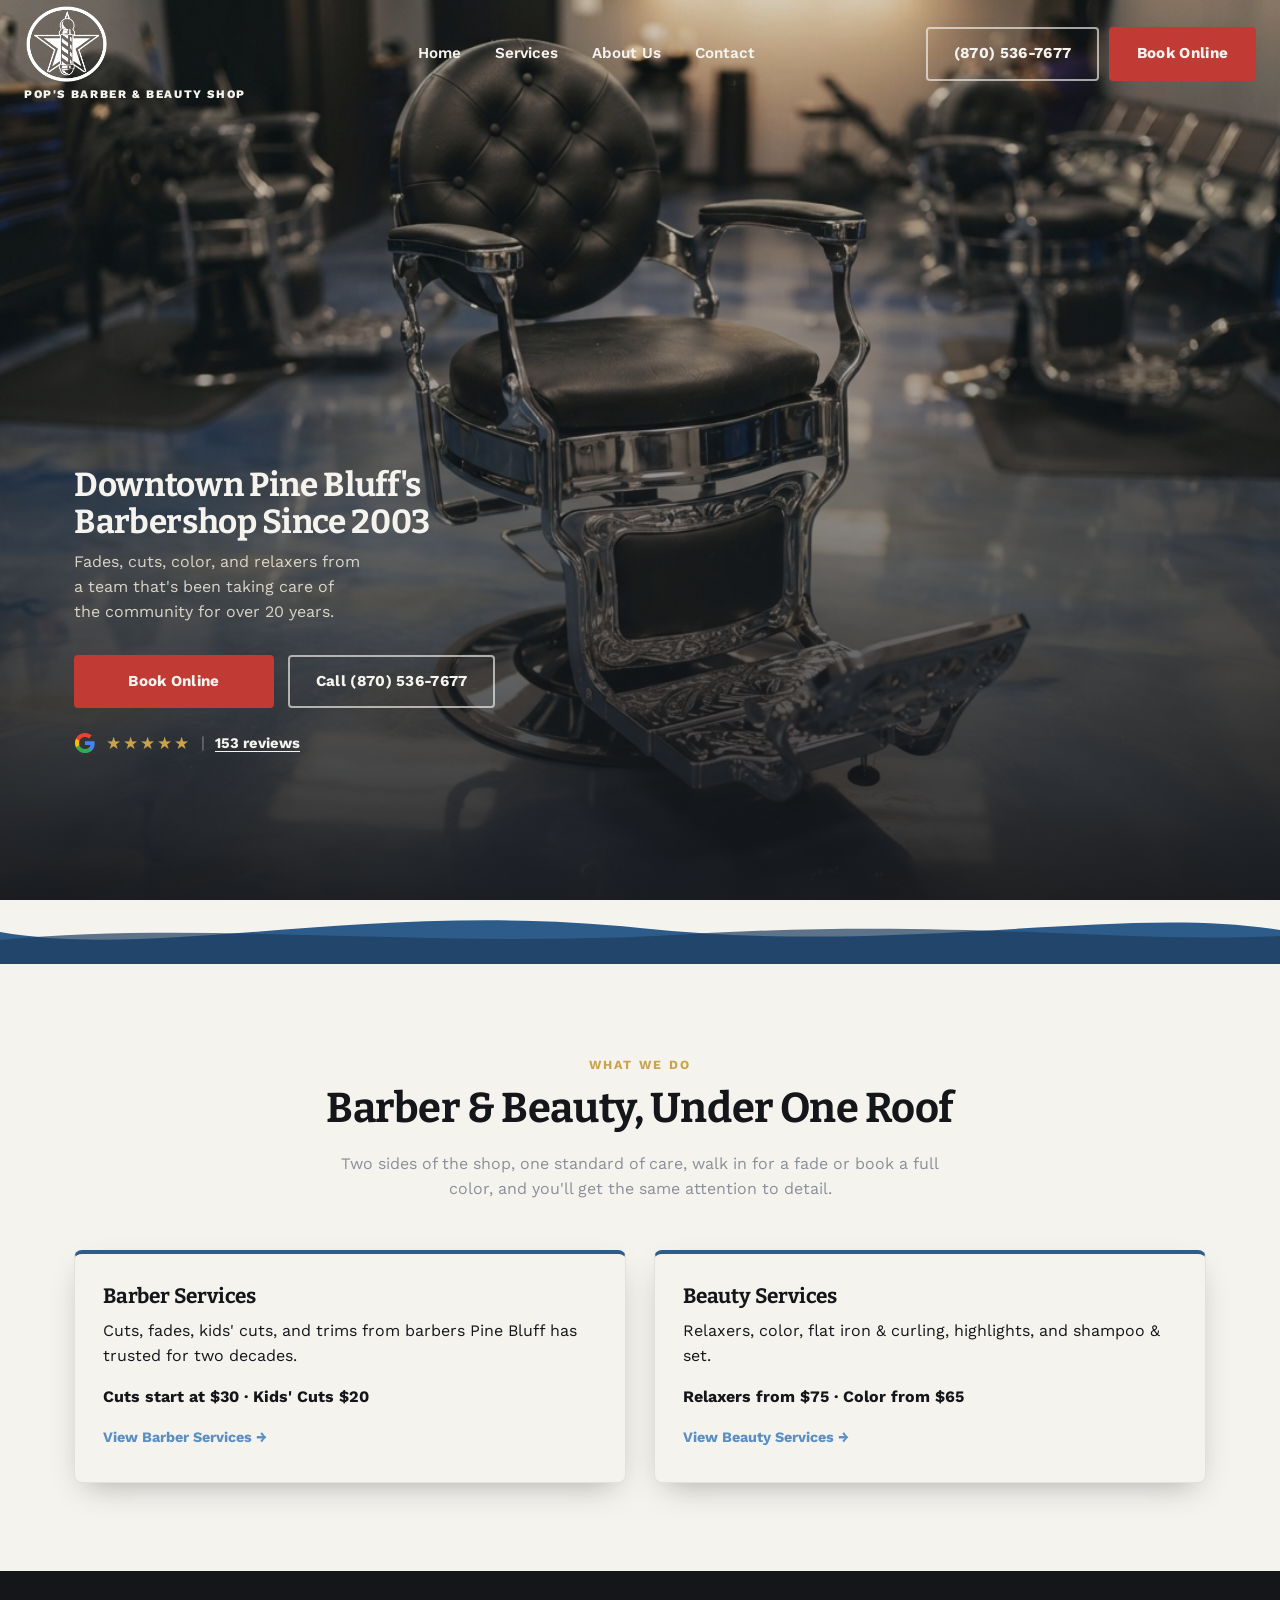
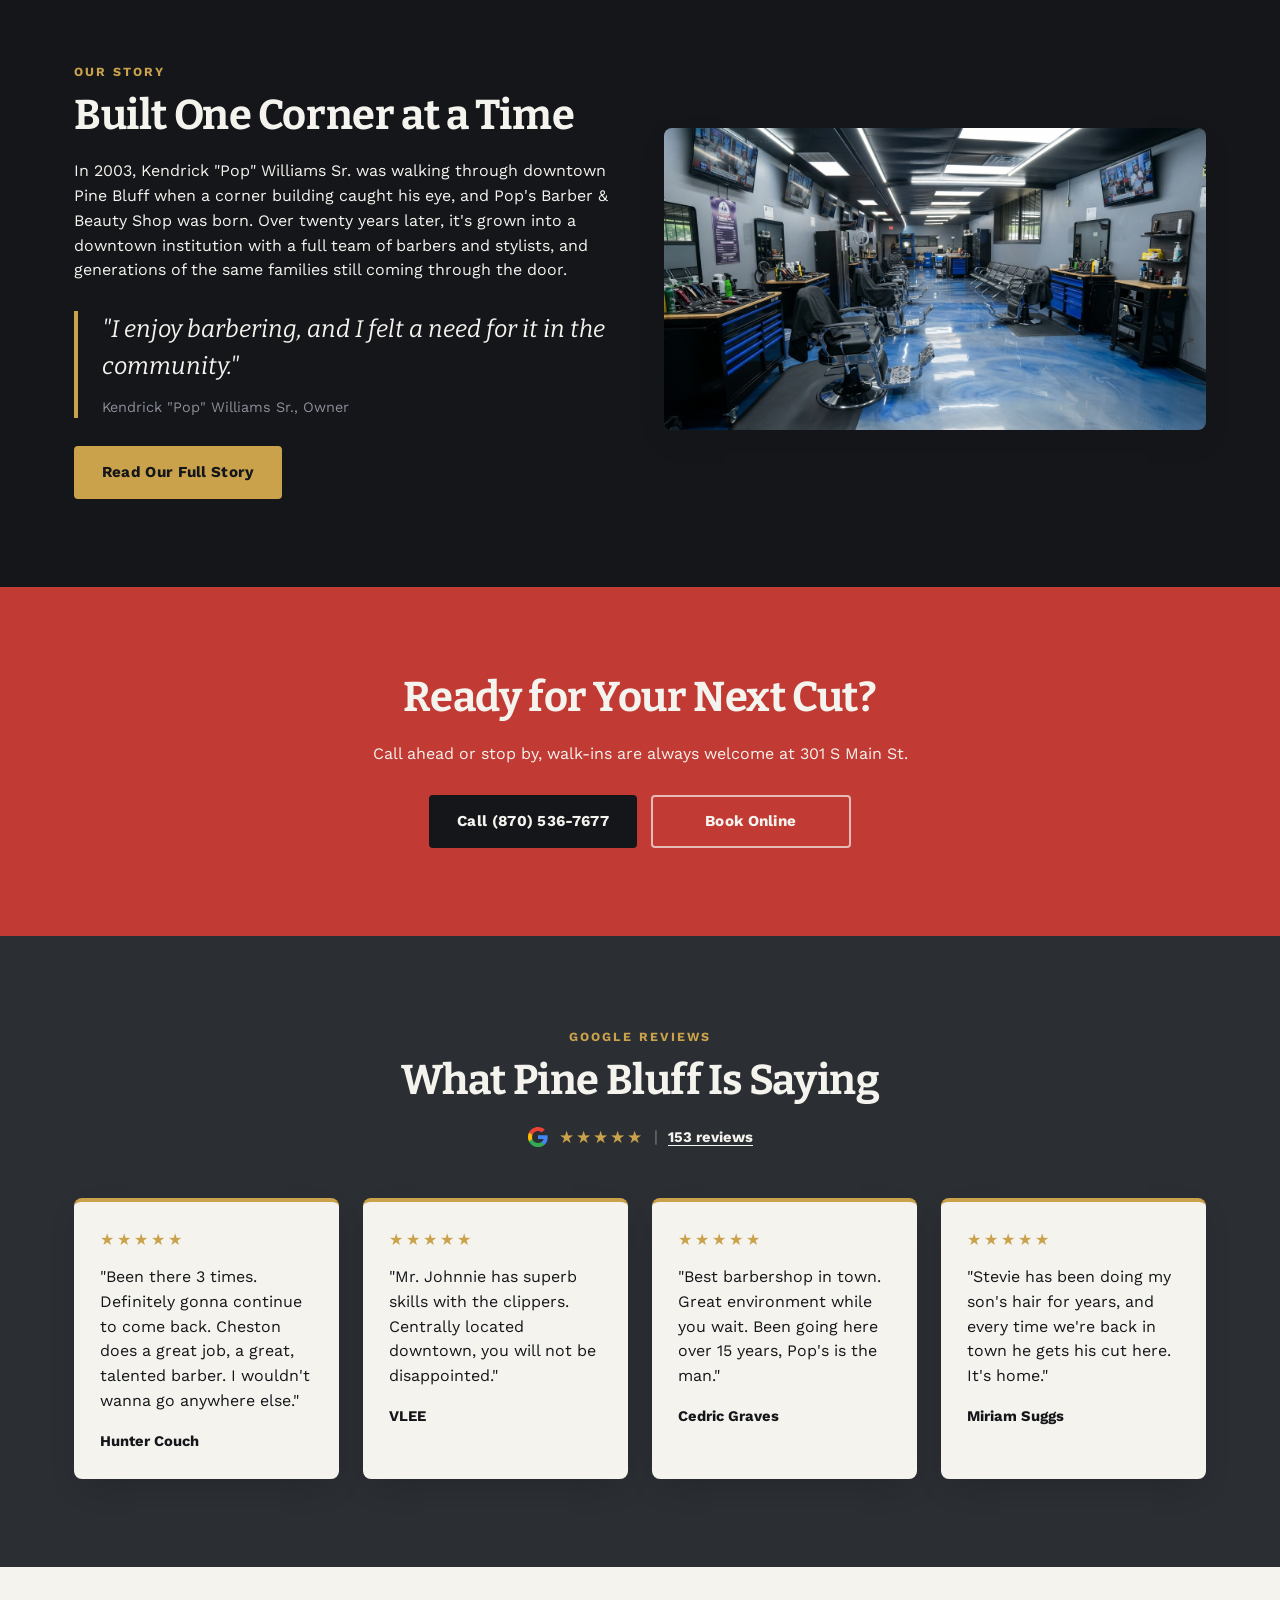
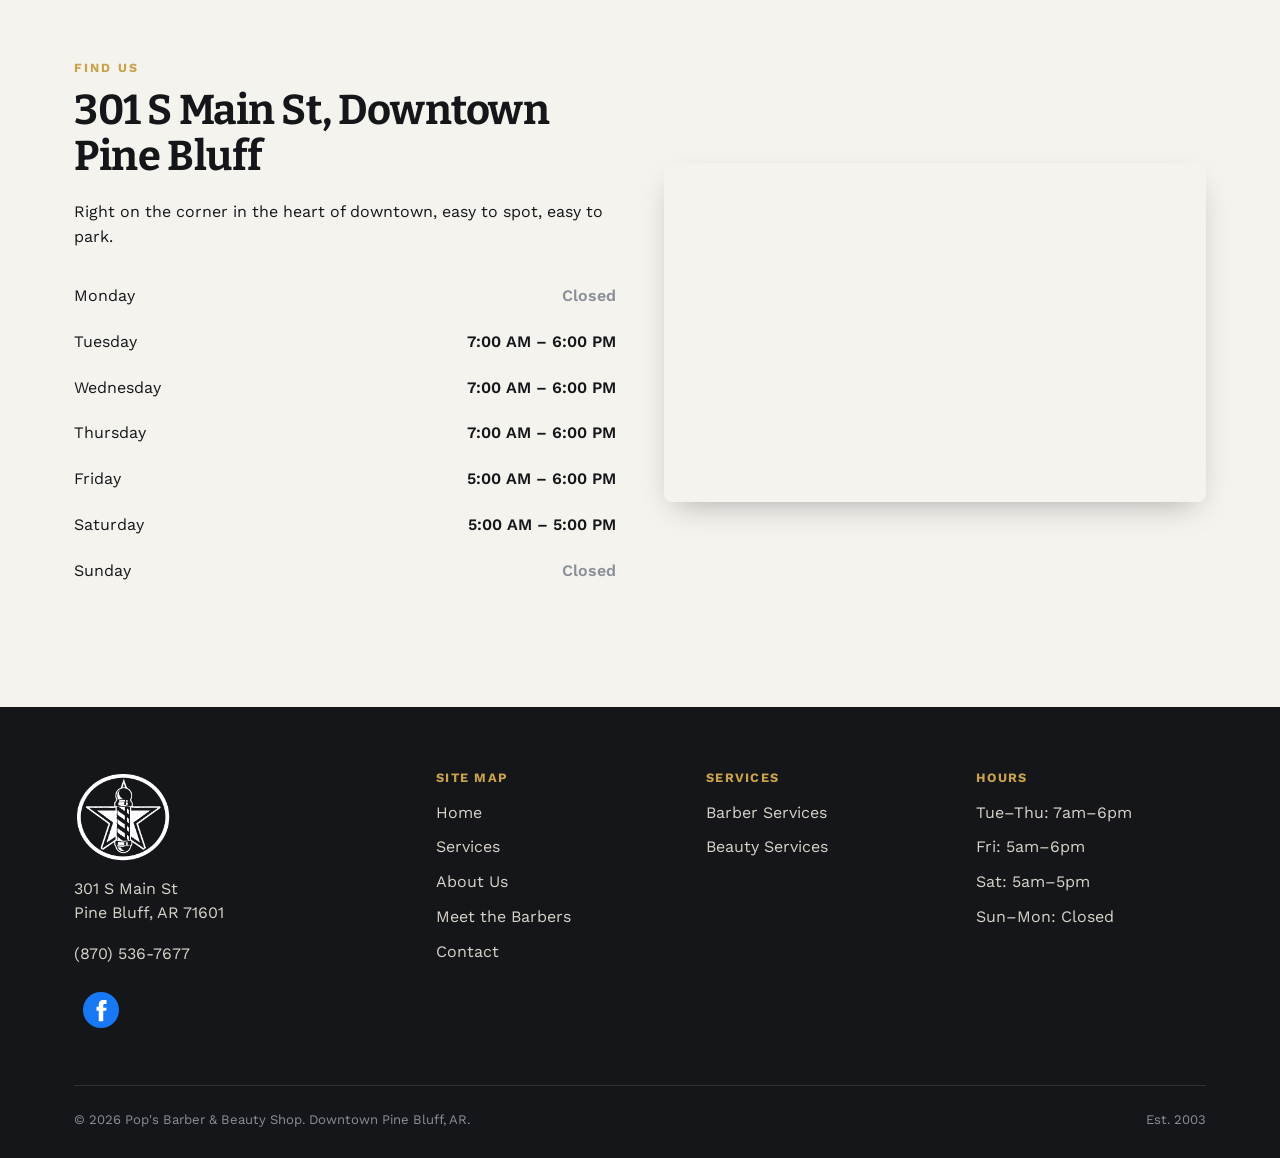
<file: index.html>
<!DOCTYPE html>
<html lang="en">
<head>
<meta charset="UTF-8">
<meta name="viewport" content="width=device-width, initial-scale=1.0">
<title>Pop's Barber & Beauty Shop | Downtown Pine Bluff, AR Since 2003</title>
<meta name="description" content="Pop's Barber & Beauty Shop has been downtown Pine Bluff's barbershop and beauty salon since 2003. Cuts, fades, color, relaxers & more at 301 S Main St. Call (870) 536-7677.">
<link rel="canonical" href="https://www.popsbarberandbeauty.com/">

<!-- Open Graph -->
<meta property="og:type" content="website">
<meta property="og:title" content="Pop's Barber & Beauty Shop | Downtown Pine Bluff, AR">
<meta property="og:description" content="A downtown Pine Bluff institution since 2003. Barber cuts, beauty services, and a community that's been coming back for over 20 years.">
<meta property="og:image" content="https://www.popsbarberandbeauty.com/assets/images/hero-exterior.webp">
<meta property="og:url" content="https://www.popsbarberandbeauty.com/">
<meta name="twitter:card" content="summary_large_image">

<link rel="preconnect" href="https://fonts.googleapis.com">
<link rel="preconnect" href="https://fonts.gstatic.com" crossorigin>
<link href="https://fonts.googleapis.com/css2?family=Bitter:wght@600;700;800&family=Work+Sans:wght@400;500;600;700;800&display=swap" rel="stylesheet">
<link rel="stylesheet" href="css/style.css">

<script type="application/ld+json">
{
  "@context": "https://schema.org",
  "@type": "HairSalon",
  "name": "Pop's Barber & Beauty Shop",
  "alternateName": "Pop's Barber/Beauty Shop & More",
  "image": "https://www.popsbarberandbeauty.com/assets/images/hero-exterior.webp",
  "telephone": "+1-870-536-7677",
  "priceRange": "$$",
  "address": {
    "@type": "PostalAddress",
    "streetAddress": "301 S Main St",
    "addressLocality": "Pine Bluff",
    "addressRegion": "AR",
    "postalCode": "71601",
    "addressCountry": "US"
  },
  "geo": { "@type": "GeoCoordinates", "latitude": 34.227029, "longitude": -92.003037 },
  "url": "https://www.popsbarberandbeauty.com/",
  "sameAs": ["https://www.facebook.com/PopsShop7677/"],
  "foundingDate": "2003",
  "aggregateRating": {
    "@type": "AggregateRating",
    "ratingValue": "5.0",
    "reviewCount": "153"
  },
  "founder": { "@type": "Person", "name": "Kendrick \"Pop\" Williams Sr." },
  "openingHoursSpecification": [
    { "@type": "OpeningHoursSpecification", "dayOfWeek": ["Tuesday","Wednesday","Thursday"], "opens": "07:00", "closes": "18:00" },
    { "@type": "OpeningHoursSpecification", "dayOfWeek": "Friday", "opens": "05:00", "closes": "18:00" },
    { "@type": "OpeningHoursSpecification", "dayOfWeek": "Saturday", "opens": "05:00", "closes": "17:00" }
  ]
}
</script>
</head>
<body class="homepage">

<!-- ================= HEADER ================= -->
<header class="site-header">
  <div class="header-inner">
    <a href="index.html" class="brand">
      <img src="assets/images/logo.webp" alt="Pop's Barber & Beauty Shop" class="brand-logo">
      <span class="brand-tagline">Pop's Barber &amp; Beauty Shop</span>
    </a>

    <nav class="main-nav" aria-label="Primary">
      <ul>
        <li><a href="index.html">Home</a></li>
        <li class="has-dropdown">
          <a href="services.html">Services</a>
          <ul class="dropdown">
            <li><a href="services.html#barber">Barber Services</a></li>
            <li><a href="services.html#beauty">Beauty Services</a></li>
          </ul>
        </li>
        <li class="has-dropdown">
          <a href="about.html">About Us</a>
          <ul class="dropdown">
            <li><a href="about.html">Our Story</a></li>
            <li><a href="team.html">Meet the Barbers</a></li>
          </ul>
        </li>
        <li><a href="contact.html">Contact</a></li>
      </ul>
    </nav>

    <div class="header-actions">
      <a href="tel:+18705367677" class="btn btn-ghost header-call">(870) 536-7677</a>
      <a href="contact.html#book" class="btn btn-primary">Book Online</a>
    </div>

    <button class="hamburger" id="hamburgerBtn" aria-label="Open menu" aria-expanded="false" aria-controls="mobileMenu">
      <span></span><span></span><span></span>
    </button>
  </div>

  <div class="mobile-menu" id="mobileMenu">
    <div class="container">
      <ul class="mobile-accordion">
        <li><a class="mobile-top-link" href="index.html">Home</a></li>
        <li>
          <button class="mobile-accordion-toggle" aria-expanded="false" aria-controls="mobileServices">
            Services <span class="chev">&#9662;</span>
          </button>
          <ul class="mobile-sub" id="mobileServices">
            <li><a href="services.html#barber">Barber Services</a></li>
            <li><a href="services.html#beauty">Beauty Services</a></li>
          </ul>
        </li>
        <li>
          <button class="mobile-accordion-toggle" aria-expanded="false" aria-controls="mobileAbout">
            About Us <span class="chev">&#9662;</span>
          </button>
          <ul class="mobile-sub" id="mobileAbout">
            <li><a href="about.html">Our Story</a></li>
            <li><a href="team.html">Meet the Barbers</a></li>
          </ul>
        </li>
        <li><a class="mobile-top-link" href="contact.html">Contact</a></li>
      </ul>
      <div class="mobile-cta-row">
        <a href="tel:+18705367677" class="btn btn-ghost">Call (870) 536-7677</a>
        <a href="contact.html#book" class="btn btn-primary">Book Online</a>
      </div>
    </div>
  </div>
</header>

<!-- ================= HERO ================= -->
<section class="hero" style="background-image:url('assets/images/barber-chair-detail.webp');">
  <div class="hero-inner">
    <h1 class="hero-headline">Downtown Pine Bluff's<br class="mobile-br"> Barbershop Since 2003</h1>
    <p class="hero-sub">Fades, cuts, color, and relaxers from<br class="mobile-br"> a team that's been taking care<br class="mobile-br"> of the community for over 20 years.</p>
    <div class="hero-ctas">
      <a href="contact.html#book" class="btn btn-primary">Book Online</a>
      <a href="tel:+18705367677" class="btn btn-ghost">Call (870) 536-7677</a>
    </div>
    <div class="g-badge">
      <svg class="g-icon" viewBox="0 0 48 48" aria-hidden="true">
        <path fill="#4285F4" d="M45.12 24.5c0-1.56-.14-3.06-.4-4.5H24v8.51h11.84c-.51 2.75-2.06 5.08-4.39 6.64v5.52h7.11c4.16-3.83 6.56-9.47 6.56-16.17z"/>
        <path fill="#34A853" d="M24 46c5.94 0 10.92-1.97 14.56-5.33l-7.11-5.52c-1.97 1.32-4.49 2.1-7.45 2.1-5.73 0-10.58-3.87-12.31-9.07H4.34v5.7C7.96 41.07 15.4 46 24 46z"/>
        <path fill="#FBBC05" d="M11.69 28.18C11.25 26.86 11 25.45 11 24s.25-2.86.69-4.18v-5.7H4.34C2.85 17.09 2 20.45 2 24s.85 6.91 2.34 9.88l7.35-5.7z"/>
        <path fill="#EA4335" d="M24 10.75c3.23 0 6.13 1.11 8.41 3.29l6.31-6.31C34.91 4.18 29.93 2 24 2 15.4 2 7.96 6.93 4.34 14.12l7.35 5.7c1.73-5.2 6.58-9.07 12.31-9.07z"/>
      </svg>
      <span class="g-stars" aria-hidden="true">&#9733;&#9733;&#9733;&#9733;&#9733;</span>
      <span class="g-divider">|</span>
      <a href="https://www.google.com/maps/place/Pop's+Barber+and+Beauty+Shop/@34.2270352,-92.0057747,17z" target="_blank" rel="noopener" class="g-count">153 reviews</a>
    </div>
  </div>
</section>

<div class="wave-divider">
  <svg viewBox="0 0 1200 64" preserveAspectRatio="none" xmlns="http://www.w3.org/2000/svg">
    <path d="M0,32 C150,60 350,0 600,28 C850,56 1050,4 1200,30 L1200,64 L0,64 Z" fill="#2E5C8A"></path>
    <path d="M0,40 C200,20 400,50 650,34 C900,18 1050,44 1200,36 L1200,64 L0,64 Z" fill="#1D3E5E" opacity="0.7"></path>
  </svg>
</div>

<!-- ================= SERVICES TEASER ================= -->
<section>
  <div class="container">
    <div class="section-head">
      <span class="eyebrow">What We Do</span>
      <h2>Barber &amp; Beauty, Under One Roof</h2>
      <p>Two sides of the shop, one standard of care, walk in for a fade or book a full color, and you'll get the same attention to detail.</p>
    </div>
    <div class="services-grid">
      <div class="card">
        <h3>Barber Services</h3>
        <p>Cuts, fades, kids' cuts, and trims from barbers Pine Bluff has trusted for two decades.</p>
        <p style="font-weight:700;">Cuts start at $30 &middot; Kids' Cuts $20</p>
        <a href="services.html#barber" class="card-link">View Barber Services &rarr;</a>
      </div>
      <div class="card">
        <h3>Beauty Services</h3>
        <p>Relaxers, color, flat iron &amp; curling, highlights, and shampoo &amp; set.</p>
        <p style="font-weight:700;">Relaxers from $75 &middot; Color from $65</p>
        <a href="services.html#beauty" class="card-link">View Beauty Services &rarr;</a>
      </div>
    </div>
  </div>
</section>

<!-- ================= ABOUT TEASER ================= -->
<section class="section-dark">
  <div class="container grid-2">
    <div>
      <span class="eyebrow">Our Story</span>
      <h2>Built One Corner at a Time</h2>
      <p>In 2003, Kendrick "Pop" Williams Sr. was walking through downtown Pine Bluff when a corner building caught his eye, and Pop's Barber &amp; Beauty Shop was born. Over twenty years later, it's grown into a downtown institution with a full team of barbers and stylists, and generations of the same families still coming through the door.</p>
      <blockquote class="pull-quote">
        "I enjoy barbering, and I felt a need for it in the community."
        <cite>Kendrick "Pop" Williams Sr., Owner</cite>
      </blockquote>
      <a href="about.html" class="btn btn-brass">Read Our Full Story</a>
    </div>
    <div>
      <img src="assets/images/interior-wide-shot.webp" alt="Inside Pop's Barber & Beauty Shop, downtown Pine Bluff, Arkansas" style="border-radius:8px; box-shadow: var(--shadow-card);">
    </div>
  </div>
</section>

<!-- ================= BOOKING / CTA BAND ================= -->
<section class="cta-band">
  <div class="container">
    <h2>Ready for Your Next Cut?</h2>
    <p class="cta-line" style="max-width:520px;margin:0 auto 28px;">Call ahead or stop by, walk-ins are always welcome at 301 S Main St.</p>
    <div class="hero-ctas cta-band-ctas">
      <a href="tel:+18705367677" class="btn" style="background:var(--ink);color:var(--cream);">Call (870) 536-7677</a>
      <a href="contact.html#book" class="btn btn-ghost">Book Online</a>
    </div>
  </div>
</section>

<!-- ================= REVIEWS ================= -->
<section class="section-charcoal">
  <div class="container">
    <div class="section-head">
      <span class="eyebrow">Google Reviews</span>
      <h2>What Pine Bluff Is Saying</h2>
      <div class="g-badge" style="justify-content:center; margin-top:14px;">
        <svg class="g-icon" viewBox="0 0 48 48" aria-hidden="true">
          <path fill="#4285F4" d="M45.12 24.5c0-1.56-.14-3.06-.4-4.5H24v8.51h11.84c-.51 2.75-2.06 5.08-4.39 6.64v5.52h7.11c4.16-3.83 6.56-9.47 6.56-16.17z"/>
          <path fill="#34A853" d="M24 46c5.94 0 10.92-1.97 14.56-5.33l-7.11-5.52c-1.97 1.32-4.49 2.1-7.45 2.1-5.73 0-10.58-3.87-12.31-9.07H4.34v5.7C7.96 41.07 15.4 46 24 46z"/>
          <path fill="#FBBC05" d="M11.69 28.18C11.25 26.86 11 25.45 11 24s.25-2.86.69-4.18v-5.7H4.34C2.85 17.09 2 20.45 2 24s.85 6.91 2.34 9.88l7.35-5.7z"/>
          <path fill="#EA4335" d="M24 10.75c3.23 0 6.13 1.11 8.41 3.29l6.31-6.31C34.91 4.18 29.93 2 24 2 15.4 2 7.96 6.93 4.34 14.12l7.35 5.7c1.73-5.2 6.58-9.07 12.31-9.07z"/>
        </svg>
        <span class="g-stars" aria-hidden="true">&#9733;&#9733;&#9733;&#9733;&#9733;</span>
        <span class="g-divider">|</span>
        <a href="https://www.google.com/maps/place/Pop's+Barber+and+Beauty+Shop/@34.2270352,-92.0057747,17z" target="_blank" rel="noopener" class="g-count">153 reviews</a>
      </div>
    </div>
    <div class="review-grid">
      <div class="review-card">
        <div class="stars">&#9733;&#9733;&#9733;&#9733;&#9733;</div>
        <p>"Been there 3 times. Definitely gonna continue to come back. Cheston does a great job, a great, talented barber. I wouldn't wanna go anywhere else."</p>
        <div class="review-author">Hunter Couch</div>
      </div>
      <div class="review-card">
        <div class="stars">&#9733;&#9733;&#9733;&#9733;&#9733;</div>
        <p>"Mr. Johnnie has superb skills with the clippers. Centrally located downtown, you will not be disappointed."</p>
        <div class="review-author">VLEE</div>
      </div>
      <div class="review-card">
        <div class="stars">&#9733;&#9733;&#9733;&#9733;&#9733;</div>
        <p>"Best barbershop in town. Great environment while you wait. Been going here over 15 years, Pop's is the man."</p>
        <div class="review-author">Cedric Graves</div>
      </div>
      <div class="review-card">
        <div class="stars">&#9733;&#9733;&#9733;&#9733;&#9733;</div>
        <p>"Stevie has been doing my son's hair for years, and every time we're back in town he gets his cut here. It's home."</p>
        <div class="review-author">Miriam Suggs</div>
      </div>
    </div>
  </div>
</section>

<!-- ================= LOCATION & HOURS ================= -->
<section>
  <div class="container grid-2">
    <div>
      <span class="eyebrow">Find Us</span>
      <h2>301 S Main St, Downtown Pine Bluff</h2>
      <p>Right on the corner in the heart of downtown, easy to spot, easy to park.</p>
      <table class="hours-table" style="margin:24px 0; color:var(--ink);">
        <tr class="closed"><td>Monday</td><td>Closed</td></tr>
        <tr><td>Tuesday</td><td>7:00 AM – 6:00 PM</td></tr>
        <tr><td>Wednesday</td><td>7:00 AM – 6:00 PM</td></tr>
        <tr><td>Thursday</td><td>7:00 AM – 6:00 PM</td></tr>
        <tr><td>Friday</td><td>5:00 AM – 6:00 PM</td></tr>
        <tr><td>Saturday</td><td>5:00 AM – 5:00 PM</td></tr>
        <tr class="closed"><td>Sunday</td><td>Closed</td></tr>
      </table>
    </div>
    <div>
      <iframe class="map-frame" loading="lazy" referrerpolicy="no-referrer-when-downgrade"
        src="https://www.google.com/maps?q=301+S+Main+St,+Pine+Bluff,+AR+71601&output=embed"
        title="Map to Pop's Barber & Beauty Shop"></iframe>
    </div>
  </div>
</section>

<!-- ================= FOOTER / SITEMAP ================= -->
<footer class="site-footer">
  <div class="container">
    <div class="footer-grid">
      <div class="footer-col">
        <img src="assets/images/logo.webp" alt="Pop's Barber & Beauty Shop" class="footer-logo">
        <p>301 S Main St<br>Pine Bluff, AR 71601</p>
        <p><a href="tel:+18705367677">(870) 536-7677</a></p>
        <div class="footer-social">
          <a href="https://www.facebook.com/PopsShop7677/" aria-label="Pop's on Facebook" target="_blank" rel="noopener" class="fb-link">
            <svg viewBox="0 0 24 24" width="36" height="36" aria-hidden="true"><circle cx="12" cy="12" r="12" fill="#1877F2"/><path fill="#fff" d="M15.5 12.5h-2v7h-3v-7H9v-2.6h1.5V8.4c0-1.7.9-3 3-3h2.2v2.6h-1.4c-.5 0-.8.3-.8.9v1.6h2.2z"/></svg>
          </a>
        </div>
      </div>
      <div class="footer-col">
        <h4>Site Map</h4>
        <ul>
          <li><a href="index.html">Home</a></li>
          <li><a href="services.html">Services</a></li>
          <li><a href="about.html">About Us</a></li>
          <li><a href="team.html">Meet the Barbers</a></li>
          <li><a href="contact.html">Contact</a></li>
        </ul>
      </div>
      <div class="footer-col">
        <h4>Services</h4>
        <ul>
          <li><a href="services.html#barber">Barber Services</a></li>
          <li><a href="services.html#beauty">Beauty Services</a></li>
        </ul>
      </div>
      <div class="footer-col">
        <h4>Hours</h4>
        <ul>
          <li>Tue–Thu: 7am–6pm</li>
          <li>Fri: 5am–6pm</li>
          <li>Sat: 5am–5pm</li>
          <li>Sun–Mon: Closed</li>
        </ul>
      </div>
    </div>
    <div class="footer-bottom">
      <span>&copy; 2026 Pop's Barber &amp; Beauty Shop. Downtown Pine Bluff, AR.</span>
      <span>Est. 2003</span>
    </div>
  </div>
</footer>

<script src="js/main.js"></script>
</body>
</html>
</file>
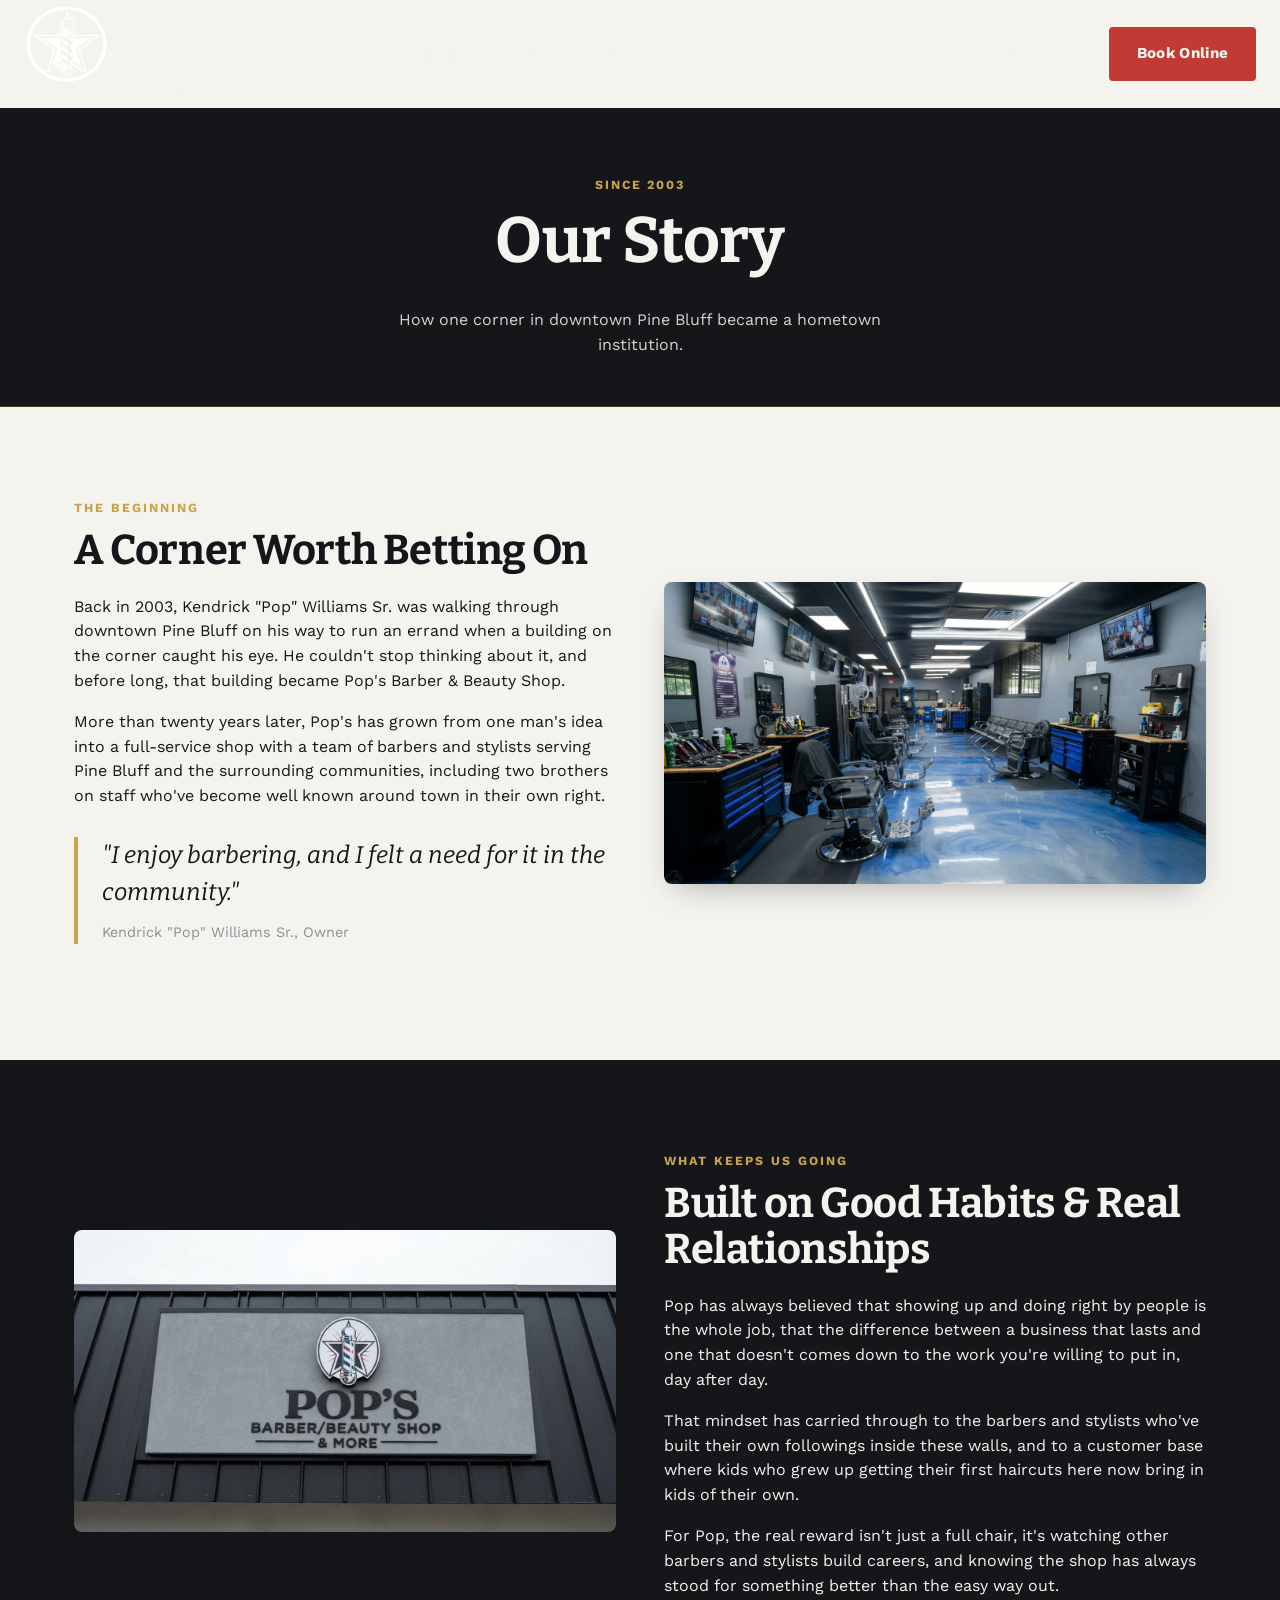
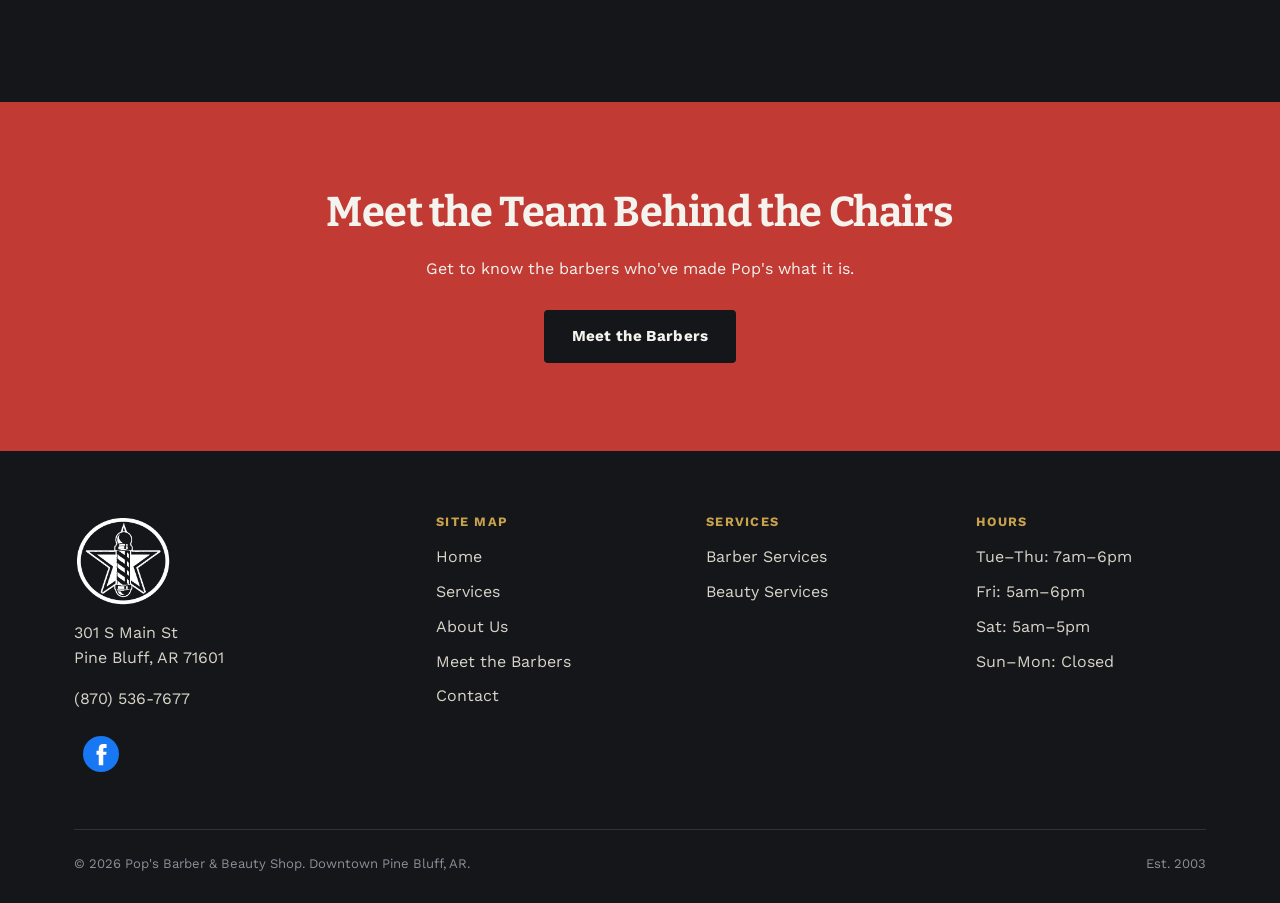
<file: about.html>
<!DOCTYPE html>
<html lang="en">
<head>
<meta charset="UTF-8">
<meta name="viewport" content="width=device-width, initial-scale=1.0">
<title>Our Story | Pop's Barber & Beauty Shop, Pine Bluff AR Since 2003</title>
<meta name="description" content="How a corner building in downtown Pine Bluff became Pop's Barber & Beauty Shop, a family-run barbershop and salon serving the community since 2003.">
<link rel="canonical" href="https://www.popsbarberandbeauty.com/about.html">
<link rel="preconnect" href="https://fonts.googleapis.com">
<link rel="preconnect" href="https://fonts.gstatic.com" crossorigin>
<link href="https://fonts.googleapis.com/css2?family=Bitter:wght@600;700;800&family=Work+Sans:wght@400;500;600;700;800&display=swap" rel="stylesheet">
<link rel="stylesheet" href="css/style.css">

<script type="application/ld+json">
{
  "@context": "https://schema.org",
  "@type": "AboutPage",
  "mainEntity": {
    "@type": "HairSalon",
    "name": "Pop's Barber & Beauty Shop",
    "foundingDate": "2003",
    "founder": { "@type": "Person", "name": "Kendrick \"Pop\" Williams Sr." },
    "description": "A downtown Pine Bluff, Arkansas barbershop and beauty salon founded in 2003, known for its multi-generational customer base and team of barbers and stylists."
  }
}
</script>
</head>
<body>

<!-- ================= HEADER ================= -->
<header class="site-header">
  <div class="header-inner">
    <a href="index.html" class="brand">
      <img src="assets/images/logo.webp" alt="Pop's Barber & Beauty Shop" class="brand-logo">
      <span class="brand-tagline">Pop's Barber &amp; Beauty Shop</span>
    </a>
    <nav class="main-nav" aria-label="Primary">
      <ul>
        <li><a href="index.html">Home</a></li>
        <li class="has-dropdown">
          <a href="services.html">Services</a>
          <ul class="dropdown">
            <li><a href="services.html#barber">Barber Services</a></li>
            <li><a href="services.html#beauty">Beauty Services</a></li>
          </ul>
        </li>
        <li class="has-dropdown">
          <a href="about.html" aria-current="page">About Us</a>
          <ul class="dropdown">
            <li><a href="about.html">Our Story</a></li>
            <li><a href="team.html">Meet the Barbers</a></li>
          </ul>
        </li>
        <li><a href="contact.html">Contact</a></li>
      </ul>
    </nav>
    <div class="header-actions">
      <a href="tel:+18705367677" class="btn btn-ghost header-call">(870) 536-7677</a>
      <a href="contact.html#book" class="btn btn-primary">Book Online</a>
    </div>
    <button class="hamburger" id="hamburgerBtn" aria-label="Open menu" aria-expanded="false" aria-controls="mobileMenu">
      <span></span><span></span><span></span>
    </button>
  </div>
  <div class="mobile-menu" id="mobileMenu">
    <div class="container">
      <ul class="mobile-accordion">
        <li><a class="mobile-top-link" href="index.html">Home</a></li>
        <li>
          <button class="mobile-accordion-toggle" aria-expanded="false" aria-controls="mobileServices">Services <span class="chev">&#9662;</span></button>
          <ul class="mobile-sub" id="mobileServices">
            <li><a href="services.html#barber">Barber Services</a></li>
            <li><a href="services.html#beauty">Beauty Services</a></li>
          </ul>
        </li>
        <li>
          <button class="mobile-accordion-toggle" aria-expanded="true" aria-controls="mobileAbout">About Us <span class="chev">&#9662;</span></button>
          <ul class="mobile-sub open" id="mobileAbout">
            <li><a href="about.html">Our Story</a></li>
            <li><a href="team.html">Meet the Barbers</a></li>
          </ul>
        </li>
        <li><a class="mobile-top-link" href="contact.html">Contact</a></li>
      </ul>
      <div class="mobile-cta-row">
        <a href="tel:+18705367677" class="btn btn-ghost">Call (870) 536-7677</a>
        <a href="contact.html#book" class="btn btn-primary">Book Online</a>
      </div>
    </div>
  </div>
</header>

<div class="page-hero">
  <div class="container">
    <span class="eyebrow">Since 2003</span>
    <h1>Our Story</h1>
    <p>How one corner in downtown Pine Bluff became a hometown institution.</p>
  </div>
</div>

<section>
  <div class="container grid-2">
    <div>
      <span class="eyebrow">The Beginning</span>
      <h2>A Corner Worth Betting On</h2>
      <p>Back in 2003, Kendrick "Pop" Williams Sr. was walking through downtown Pine Bluff on his way to run an errand when a building on the corner caught his eye. He couldn't stop thinking about it, and before long, that building became Pop's Barber &amp; Beauty Shop.</p>
      <p>More than twenty years later, Pop's has grown from one man's idea into a full-service shop with a team of barbers and stylists serving Pine Bluff and the surrounding communities, including two brothers on staff who've become well known around town in their own right.</p>
      <blockquote class="pull-quote">
        "I enjoy barbering, and I felt a need for it in the community."
        <cite>Kendrick "Pop" Williams Sr., Owner</cite>
      </blockquote>
    </div>
    <div>
      <img src="assets/images/interior-wide-shot.webp" alt="Interior of Pop's Barber & Beauty Shop in downtown Pine Bluff, AR" style="border-radius:8px; box-shadow: var(--shadow-card);">
    </div>
  </div>
</section>

<section class="section-dark">
  <div class="container grid-2">
    <div>
      <img src="assets/images/signage-close-up.webp" alt="Pop's Barber & Beauty Shop storefront signage" style="border-radius:8px; box-shadow: var(--shadow-card);">
    </div>
    <div>
      <span class="eyebrow">What Keeps Us Going</span>
      <h2>Built on Good Habits &amp; Real Relationships</h2>
      <p>Pop has always believed that showing up and doing right by people is the whole job, that the difference between a business that lasts and one that doesn't comes down to the work you're willing to put in, day after day.</p>
      <p>That mindset has carried through to the barbers and stylists who've built their own followings inside these walls, and to a customer base where kids who grew up getting their first haircuts here now bring in kids of their own.</p>
      <p>For Pop, the real reward isn't just a full chair, it's watching other barbers and stylists build careers, and knowing the shop has always stood for something better than the easy way out.</p>
    </div>
  </div>
</section>

<section class="cta-band">
  <div class="container">
    <h2>Meet the Team Behind the Chairs</h2>
    <p style="max-width:520px;margin:0 auto 28px;">Get to know the barbers who've made Pop's what it is.</p>
    <a href="team.html" class="btn" style="background:var(--ink);color:var(--cream);">Meet the Barbers</a>
  </div>
</section>

<!-- ================= FOOTER ================= -->
<footer class="site-footer">
  <div class="container">
    <div class="footer-grid">
      <div class="footer-col">
        <img src="assets/images/logo.webp" alt="Pop's Barber & Beauty Shop" class="footer-logo">
        <p>301 S Main St<br>Pine Bluff, AR 71601</p>
        <p><a href="tel:+18705367677">(870) 536-7677</a></p>
        <div class="footer-social">
          <a href="https://www.facebook.com/PopsShop7677/" aria-label="Pop's on Facebook" target="_blank" rel="noopener" class="fb-link">
            <svg viewBox="0 0 24 24" width="36" height="36" aria-hidden="true"><circle cx="12" cy="12" r="12" fill="#1877F2"/><path fill="#fff" d="M15.5 12.5h-2v7h-3v-7H9v-2.6h1.5V8.4c0-1.7.9-3 3-3h2.2v2.6h-1.4c-.5 0-.8.3-.8.9v1.6h2.2z"/></svg>
          </a>
        </div>
      </div>
      <div class="footer-col">
        <h4>Site Map</h4>
        <ul>
          <li><a href="index.html">Home</a></li>
          <li><a href="services.html">Services</a></li>
          <li><a href="about.html">About Us</a></li>
          <li><a href="team.html">Meet the Barbers</a></li>
          <li><a href="contact.html">Contact</a></li>
        </ul>
      </div>
      <div class="footer-col">
        <h4>Services</h4>
        <ul>
          <li><a href="services.html#barber">Barber Services</a></li>
          <li><a href="services.html#beauty">Beauty Services</a></li>
        </ul>
      </div>
      <div class="footer-col">
        <h4>Hours</h4>
        <ul>
          <li>Tue–Thu: 7am–6pm</li>
          <li>Fri: 5am–6pm</li>
          <li>Sat: 5am–5pm</li>
          <li>Sun–Mon: Closed</li>
        </ul>
      </div>
    </div>
    <div class="footer-bottom">
      <span>&copy; 2026 Pop's Barber &amp; Beauty Shop. Downtown Pine Bluff, AR.</span>
      <span>Est. 2003</span>
    </div>
  </div>
</footer>

<script src="js/main.js"></script>
</body>
</html>
</file>
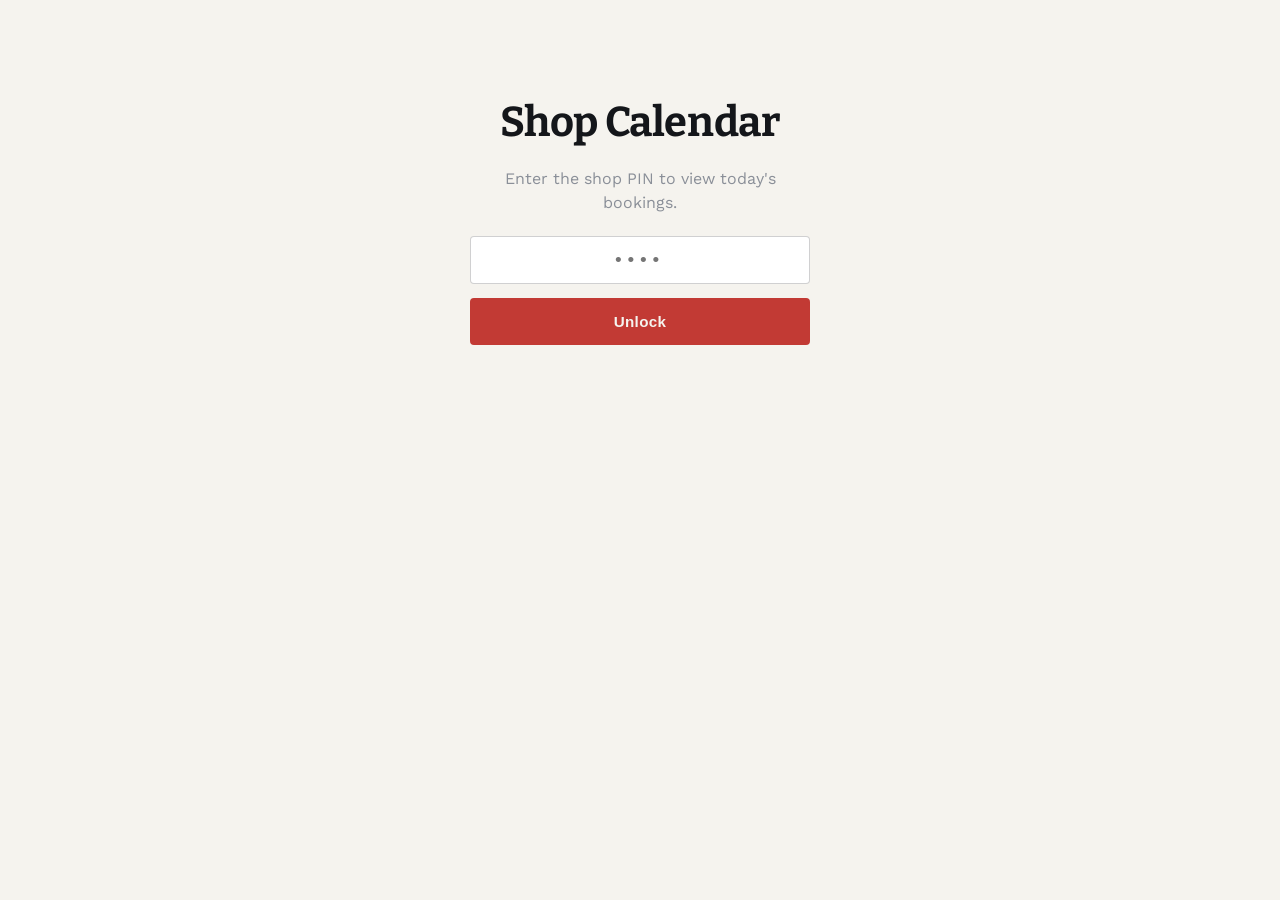
<file: admin.html>
<!DOCTYPE html>
<html lang="en">
<head>
<meta charset="UTF-8">
<meta name="viewport" content="width=device-width, initial-scale=1.0">
<title>Shop Calendar | Pop's Barber & Beauty Shop</title>
<meta name="robots" content="noindex, nofollow">
<link rel="preconnect" href="https://fonts.googleapis.com">
<link rel="preconnect" href="https://fonts.gstatic.com" crossorigin>
<link href="https://fonts.googleapis.com/css2?family=Bitter:wght@600;700;800&family=Work+Sans:wght@400;500;600;700;800&display=swap" rel="stylesheet">
<link rel="stylesheet" href="css/style.css">
</head>
<body style="background:var(--cream); padding-top:0;">

<div id="lockScreen" class="admin-lock">
  <h2>Shop Calendar</h2>
  <p style="color:var(--slate);margin-bottom:20px;">Enter the shop PIN to view today's bookings.</p>
  <input type="password" inputmode="numeric" id="pinInput" placeholder="••••">
  <button class="btn btn-primary" id="pinSubmit" style="width:100%;">Unlock</button>
  <p id="pinError" style="color:var(--pop-red-dark);display:none;margin-top:10px;">Incorrect PIN.</p>
</div>

<div id="calendarShell" class="admin-shell" style="display:none;">
  <div class="admin-toolbar">
    <img src="assets/images/logo.webp" alt="Pop's" style="height:32px;">
    <input type="date" id="calDate" style="padding:8px 12px;border-radius:4px;border:1px solid rgba(20,22,26,0.2);">
    <button class="btn btn-outline-dark" id="blockToggle" style="margin-left:auto;">+ Block Time</button>
  </div>

  <div id="blockForm" class="card" style="display:none; margin-bottom:24px;">
    <h3>Block Off Time</h3>
    <div class="booking-row">
      <label>Who <select id="blockBarber"><option value="">Whole Shop</option></select></label>
      <label>Start <input type="time" id="blockStart"></label>
      <label>End <input type="time" id="blockEnd"></label>
    </div>
    <label style="display:block;margin-bottom:14px;">Reason (optional)
      <input type="text" id="blockReason" style="width:100%;padding:10px;border-radius:4px;border:1px solid rgba(20,22,26,0.2);margin-top:6px;">
    </label>
    <button class="btn btn-primary" id="blockSubmit">Save Block</button>
  </div>

  <h3>Bookings</h3>
  <ul class="admin-day-list" id="bookingList"><li>Loading…</li></ul>

  <h3 style="margin-top:32px;">Blocked Time</h3>
  <ul class="admin-day-list" id="blockList"><li>None</li></ul>
</div>

<script src="js/admin.js"></script>
</body>
</html>
</file>
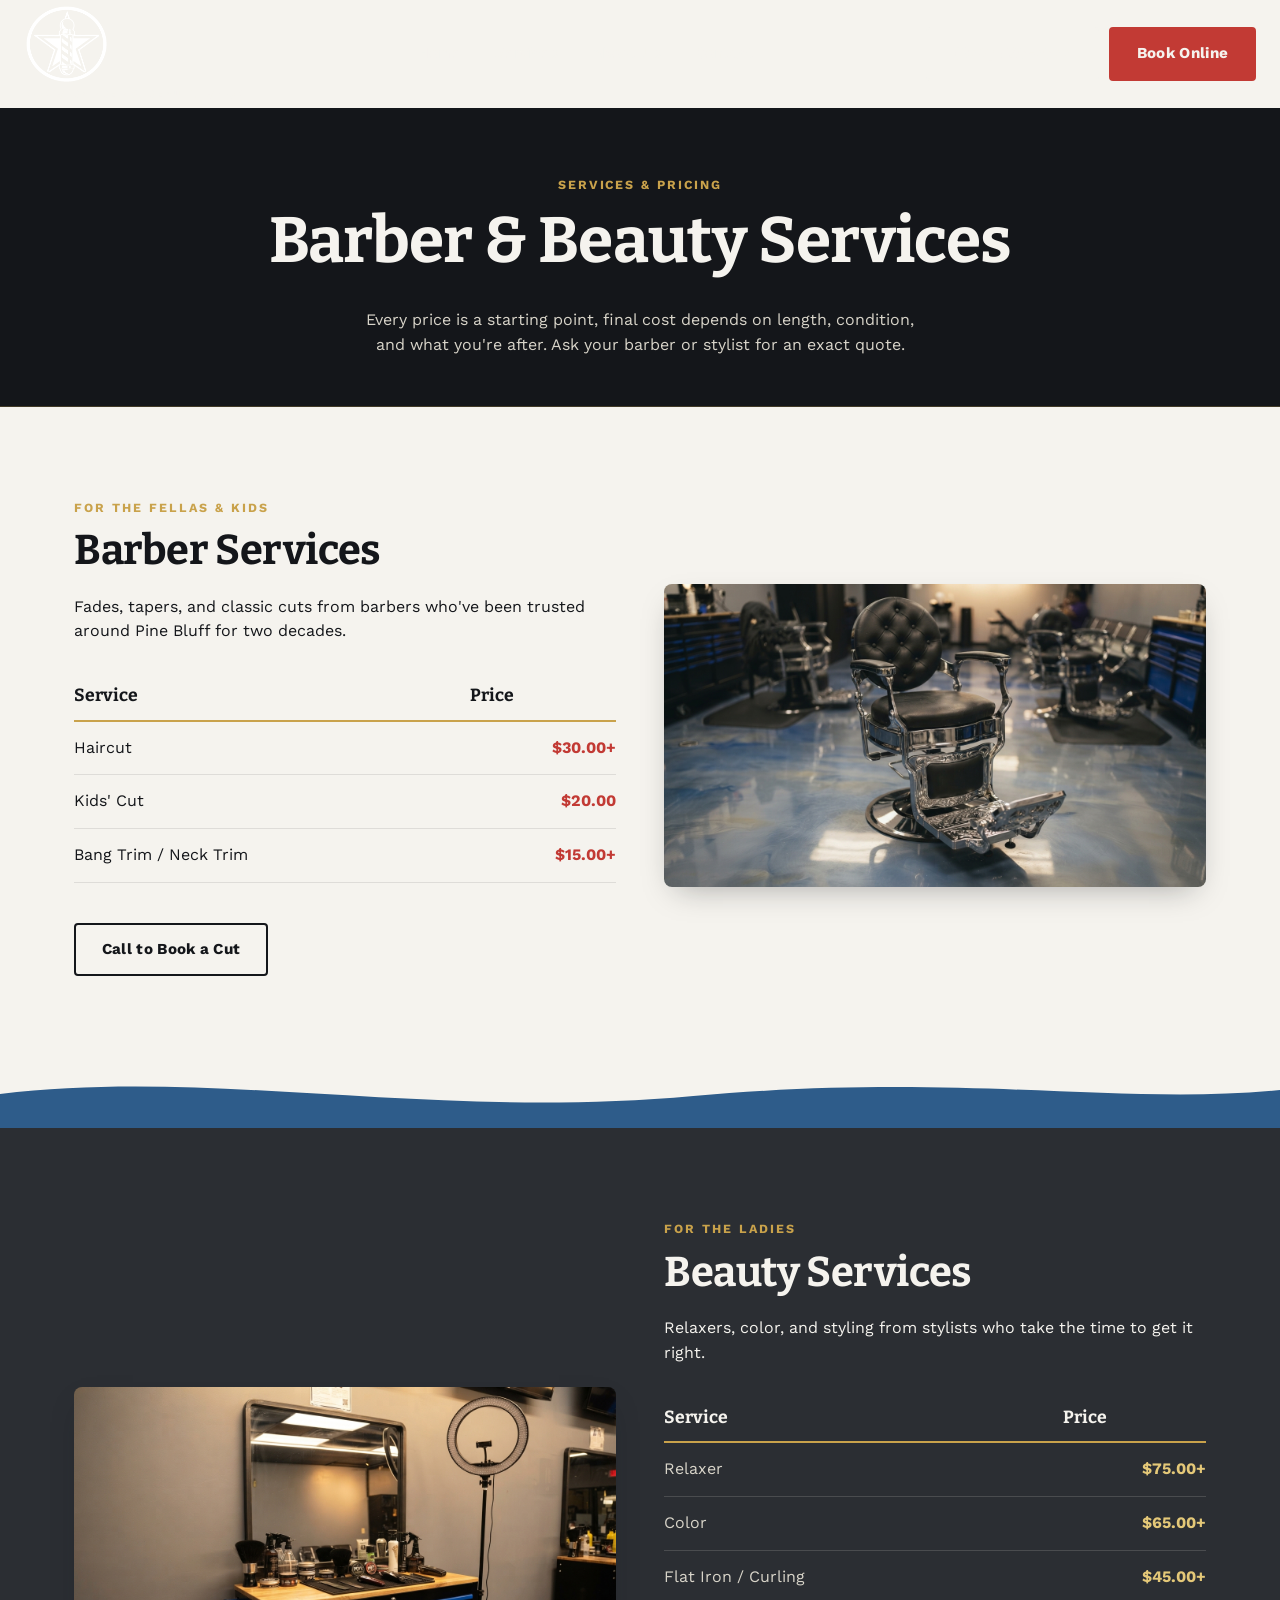
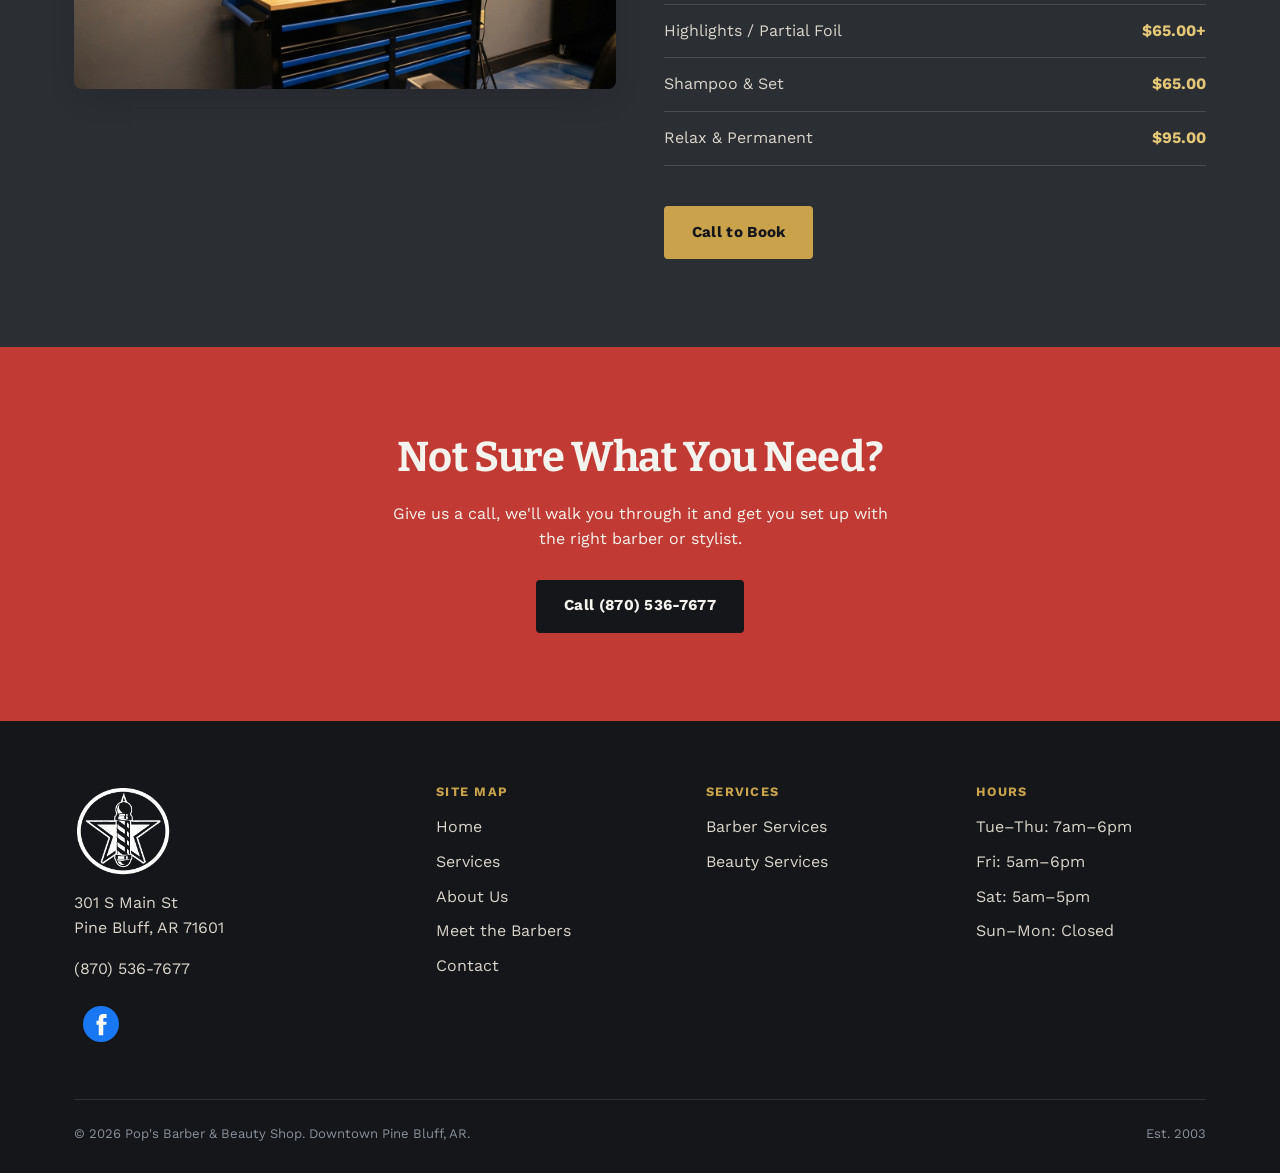
<file: services.html>
<!DOCTYPE html>
<html lang="en">
<head>
<meta charset="UTF-8">
<meta name="viewport" content="width=device-width, initial-scale=1.0">
<title>Services & Pricing | Pop's Barber & Beauty Shop, Pine Bluff AR</title>
<meta name="description" content="Barber and beauty services at Pop's in downtown Pine Bluff: cuts, fades, kids' cuts, relaxers, color, highlights, flat iron & curling, and shampoo & set. See full pricing.">
<link rel="canonical" href="https://www.popsbarberandbeauty.com/services.html">
<link rel="preconnect" href="https://fonts.googleapis.com">
<link rel="preconnect" href="https://fonts.gstatic.com" crossorigin>
<link href="https://fonts.googleapis.com/css2?family=Bitter:wght@600;700;800&family=Work+Sans:wght@400;500;600;700;800&display=swap" rel="stylesheet">
<link rel="stylesheet" href="css/style.css">

<script type="application/ld+json">
{
  "@context": "https://schema.org",
  "@type": "Service",
  "serviceType": "Barber and Beauty Services",
  "provider": { "@type": "HairSalon", "name": "Pop's Barber & Beauty Shop", "telephone": "+1-870-536-7677" },
  "areaServed": "Pine Bluff, AR",
  "hasOfferCatalog": {
    "@type": "OfferCatalog",
    "name": "Services & Pricing",
    "itemListElement": [
      { "@type": "Offer", "itemOffered": { "@type": "Service", "name": "Haircut" }, "price": "30.00", "priceCurrency": "USD" },
      { "@type": "Offer", "itemOffered": { "@type": "Service", "name": "Kids Cut" }, "price": "20.00", "priceCurrency": "USD" },
      { "@type": "Offer", "itemOffered": { "@type": "Service", "name": "Relaxer" }, "price": "75.00", "priceCurrency": "USD" },
      { "@type": "Offer", "itemOffered": { "@type": "Service", "name": "Bang Trim / Neck Trim" }, "price": "15.00", "priceCurrency": "USD" },
      { "@type": "Offer", "itemOffered": { "@type": "Service", "name": "Color" }, "price": "65.00", "priceCurrency": "USD" },
      { "@type": "Offer", "itemOffered": { "@type": "Service", "name": "Flat Iron / Curling" }, "price": "45.00", "priceCurrency": "USD" },
      { "@type": "Offer", "itemOffered": { "@type": "Service", "name": "Highlights / Partial Foil" }, "price": "65.00", "priceCurrency": "USD" },
      { "@type": "Offer", "itemOffered": { "@type": "Service", "name": "Shampoo & Set" }, "price": "65.00", "priceCurrency": "USD" },
      { "@type": "Offer", "itemOffered": { "@type": "Service", "name": "Relax & Permanent" }, "price": "95.00", "priceCurrency": "USD" }
    ]
  }
}
</script>
</head>
<body>

<!-- ================= HEADER ================= -->
<header class="site-header">
  <div class="header-inner">
    <a href="index.html" class="brand">
      <img src="assets/images/logo.webp" alt="Pop's Barber & Beauty Shop" class="brand-logo">
      <span class="brand-tagline">Pop's Barber &amp; Beauty Shop</span>
    </a>
    <nav class="main-nav" aria-label="Primary">
      <ul>
        <li><a href="index.html">Home</a></li>
        <li class="has-dropdown">
          <a href="services.html" aria-current="page">Services</a>
          <ul class="dropdown">
            <li><a href="services.html#barber">Barber Services</a></li>
            <li><a href="services.html#beauty">Beauty Services</a></li>
          </ul>
        </li>
        <li class="has-dropdown">
          <a href="about.html">About Us</a>
          <ul class="dropdown">
            <li><a href="about.html">Our Story</a></li>
            <li><a href="team.html">Meet the Barbers</a></li>
          </ul>
        </li>
        <li><a href="contact.html">Contact</a></li>
      </ul>
    </nav>
    <div class="header-actions">
      <a href="tel:+18705367677" class="btn btn-ghost header-call">(870) 536-7677</a>
      <a href="contact.html#book" class="btn btn-primary">Book Online</a>
    </div>
    <button class="hamburger" id="hamburgerBtn" aria-label="Open menu" aria-expanded="false" aria-controls="mobileMenu">
      <span></span><span></span><span></span>
    </button>
  </div>
  <div class="mobile-menu" id="mobileMenu">
    <div class="container">
      <ul class="mobile-accordion">
        <li><a class="mobile-top-link" href="index.html">Home</a></li>
        <li>
          <button class="mobile-accordion-toggle" aria-expanded="true" aria-controls="mobileServices">Services <span class="chev">&#9662;</span></button>
          <ul class="mobile-sub open" id="mobileServices">
            <li><a href="services.html#barber">Barber Services</a></li>
            <li><a href="services.html#beauty">Beauty Services</a></li>
          </ul>
        </li>
        <li>
          <button class="mobile-accordion-toggle" aria-expanded="false" aria-controls="mobileAbout">About Us <span class="chev">&#9662;</span></button>
          <ul class="mobile-sub" id="mobileAbout">
            <li><a href="about.html">Our Story</a></li>
            <li><a href="team.html">Meet the Barbers</a></li>
          </ul>
        </li>
        <li><a class="mobile-top-link" href="contact.html">Contact</a></li>
      </ul>
      <div class="mobile-cta-row">
        <a href="tel:+18705367677" class="btn btn-ghost">Call (870) 536-7677</a>
        <a href="contact.html#book" class="btn btn-primary">Book Online</a>
      </div>
    </div>
  </div>
</header>

<div class="page-hero">
  <div class="container">
    <span class="eyebrow">Services &amp; Pricing</span>
    <h1>Barber &amp; Beauty Services</h1>
    <p>Every price is a starting point, final cost depends on length, condition, and what you're after. Ask your barber or stylist for an exact quote.</p>
  </div>
</div>

<!-- ================= BARBER SERVICES ================= -->
<section id="barber">
  <div class="container grid-2">
    <div>
      <span class="eyebrow">For the Fellas &amp; Kids</span>
      <h2>Barber Services</h2>
      <p>Fades, tapers, and classic cuts from barbers who've been trusted around Pine Bluff for two decades.</p>
      <table class="price-table">
        <tr><th>Service</th><th>Price</th></tr>
        <tr><td>Haircut</td><td>$30.00+</td></tr>
        <tr><td>Kids' Cut</td><td>$20.00</td></tr>
        <tr><td>Bang Trim / Neck Trim</td><td>$15.00+</td></tr>
      </table>
      <a href="tel:+18705367677" class="btn btn-outline-dark">Call to Book a Cut</a>
    </div>
    <div>
      <img src="assets/images/barber-chair-detail.webp" alt="Barber chair at Pop's Barber & Beauty Shop" style="border-radius:8px; box-shadow: var(--shadow-card);">
    </div>
  </div>
</section>

<div class="wave-divider">
  <svg viewBox="0 0 1200 64" preserveAspectRatio="none" xmlns="http://www.w3.org/2000/svg">
    <path d="M0,30 C200,4 400,56 650,32 C900,8 1050,42 1200,26 L1200,64 L0,64 Z" fill="#2E5C8A"></path>
  </svg>
</div>

<!-- ================= BEAUTY SERVICES ================= -->
<section id="beauty" class="section-charcoal">
  <div class="container grid-2">
    <div>
      <img src="assets/images/styling-station-detail.webp" alt="Styling station at Pop's Barber & Beauty Shop" style="border-radius:8px; box-shadow: var(--shadow-card);">
    </div>
    <div>
      <span class="eyebrow">For the Ladies</span>
      <h2>Beauty Services</h2>
      <p>Relaxers, color, and styling from stylists who take the time to get it right.</p>
      <table class="price-table">
        <tr><th>Service</th><th>Price</th></tr>
        <tr><td>Relaxer</td><td>$75.00+</td></tr>
        <tr><td>Color</td><td>$65.00+</td></tr>
        <tr><td>Flat Iron / Curling</td><td>$45.00+</td></tr>
        <tr><td>Highlights / Partial Foil</td><td>$65.00+</td></tr>
        <tr><td>Shampoo &amp; Set</td><td>$65.00</td></tr>
        <tr><td>Relax &amp; Permanent</td><td>$95.00</td></tr>
      </table>
      <a href="tel:+18705367677" class="btn btn-brass">Call to Book</a>
    </div>
  </div>
</section>

<section class="cta-band">
  <div class="container">
    <h2>Not Sure What You Need?</h2>
    <p style="max-width:520px;margin:0 auto 28px;">Give us a call, we'll walk you through it and get you set up with the right barber or stylist.</p>
    <a href="tel:+18705367677" class="btn" style="background:var(--ink);color:var(--cream);">Call (870) 536-7677</a>
  </div>
</section>

<!-- ================= FOOTER ================= -->
<footer class="site-footer">
  <div class="container">
    <div class="footer-grid">
      <div class="footer-col">
        <img src="assets/images/logo.webp" alt="Pop's Barber & Beauty Shop" class="footer-logo">
        <p>301 S Main St<br>Pine Bluff, AR 71601</p>
        <p><a href="tel:+18705367677">(870) 536-7677</a></p>
        <div class="footer-social">
          <a href="https://www.facebook.com/PopsShop7677/" aria-label="Pop's on Facebook" target="_blank" rel="noopener" class="fb-link">
            <svg viewBox="0 0 24 24" width="36" height="36" aria-hidden="true"><circle cx="12" cy="12" r="12" fill="#1877F2"/><path fill="#fff" d="M15.5 12.5h-2v7h-3v-7H9v-2.6h1.5V8.4c0-1.7.9-3 3-3h2.2v2.6h-1.4c-.5 0-.8.3-.8.9v1.6h2.2z"/></svg>
          </a>
        </div>
      </div>
      <div class="footer-col">
        <h4>Site Map</h4>
        <ul>
          <li><a href="index.html">Home</a></li>
          <li><a href="services.html">Services</a></li>
          <li><a href="about.html">About Us</a></li>
          <li><a href="team.html">Meet the Barbers</a></li>
          <li><a href="contact.html">Contact</a></li>
        </ul>
      </div>
      <div class="footer-col">
        <h4>Services</h4>
        <ul>
          <li><a href="services.html#barber">Barber Services</a></li>
          <li><a href="services.html#beauty">Beauty Services</a></li>
        </ul>
      </div>
      <div class="footer-col">
        <h4>Hours</h4>
        <ul>
          <li>Tue–Thu: 7am–6pm</li>
          <li>Fri: 5am–6pm</li>
          <li>Sat: 5am–5pm</li>
          <li>Sun–Mon: Closed</li>
        </ul>
      </div>
    </div>
    <div class="footer-bottom">
      <span>&copy; 2026 Pop's Barber &amp; Beauty Shop. Downtown Pine Bluff, AR.</span>
      <span>Est. 2003</span>
    </div>
  </div>
</footer>

<script src="js/main.js"></script>
</body>
</html>
</file>
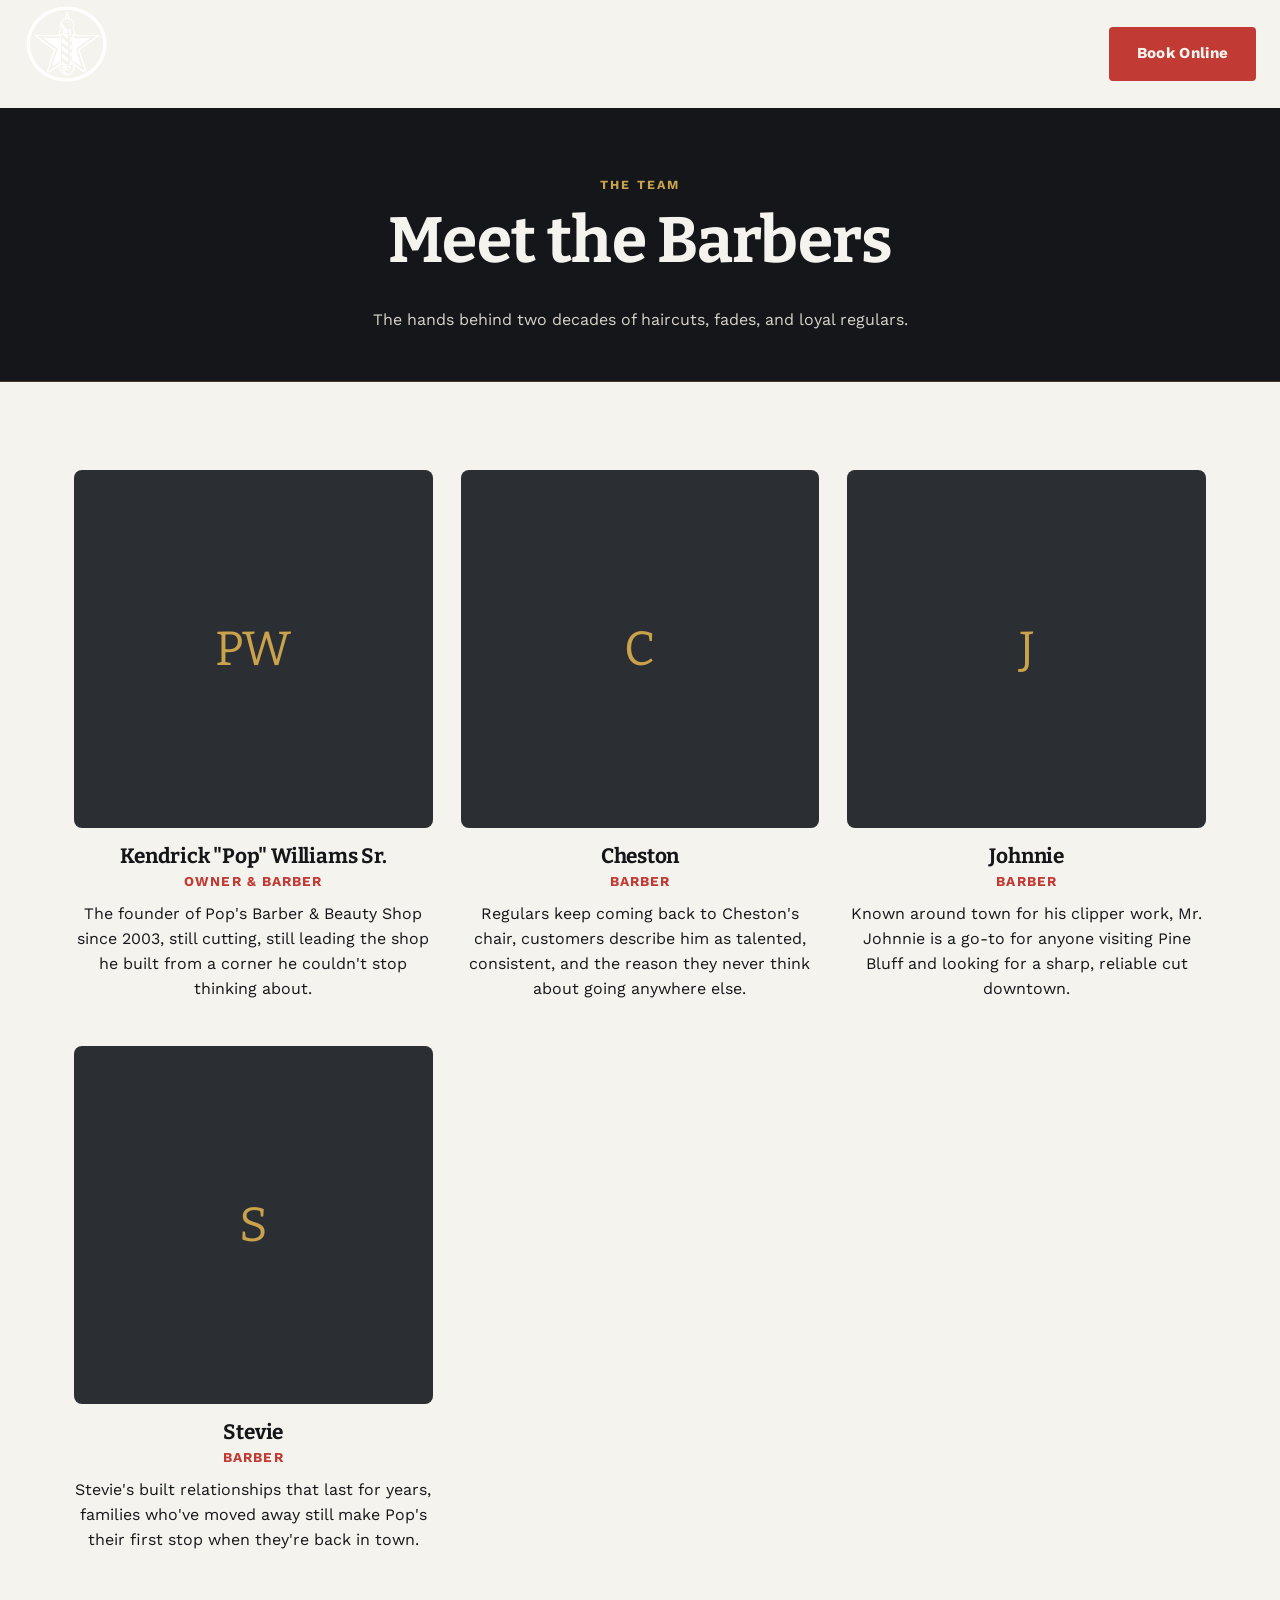
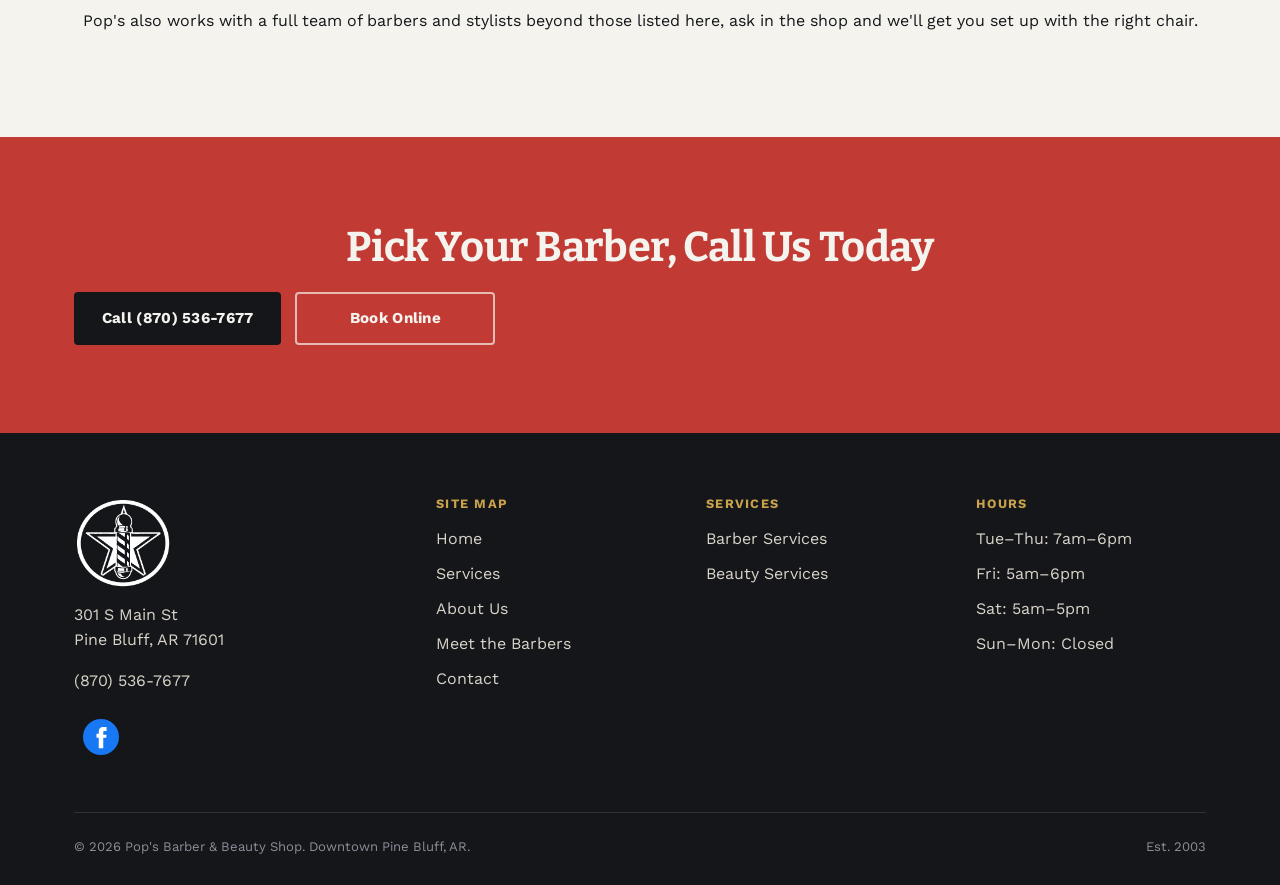
<file: team.html>
<!DOCTYPE html>
<html lang="en">
<head>
<meta charset="UTF-8">
<meta name="viewport" content="width=device-width, initial-scale=1.0">
<title>Meet the Barbers | Pop's Barber & Beauty Shop, Pine Bluff AR</title>
<meta name="description" content="Meet the barbers and stylists at Pop's Barber & Beauty Shop in downtown Pine Bluff, Arkansas, including owner Kendrick 'Pop' Williams Sr.">
<link rel="canonical" href="https://www.popsbarberandbeauty.com/team.html">
<link rel="preconnect" href="https://fonts.googleapis.com">
<link rel="preconnect" href="https://fonts.gstatic.com" crossorigin>
<link href="https://fonts.googleapis.com/css2?family=Bitter:wght@600;700;800&family=Work+Sans:wght@400;500;600;700;800&display=swap" rel="stylesheet">
<link rel="stylesheet" href="css/style.css">

<script type="application/ld+json">
{
  "@context": "https://schema.org",
  "@type": "HairSalon",
  "name": "Pop's Barber & Beauty Shop",
  "employee": [
    { "@type": "Person", "name": "Kendrick \"Pop\" Williams Sr.", "jobTitle": "Owner & Barber" },
    { "@type": "Person", "name": "Cheston", "jobTitle": "Barber" },
    { "@type": "Person", "name": "Johnnie", "jobTitle": "Barber" },
    { "@type": "Person", "name": "Stevie", "jobTitle": "Barber" }
  ]
}
</script>
</head>
<body>

<!-- ================= HEADER ================= -->
<header class="site-header">
  <div class="header-inner">
    <a href="index.html" class="brand">
      <img src="assets/images/logo.webp" alt="Pop's Barber & Beauty Shop" class="brand-logo">
      <span class="brand-tagline">Pop's Barber &amp; Beauty Shop</span>
    </a>
    <nav class="main-nav" aria-label="Primary">
      <ul>
        <li><a href="index.html">Home</a></li>
        <li class="has-dropdown">
          <a href="services.html">Services</a>
          <ul class="dropdown">
            <li><a href="services.html#barber">Barber Services</a></li>
            <li><a href="services.html#beauty">Beauty Services</a></li>
          </ul>
        </li>
        <li class="has-dropdown">
          <a href="about.html">About Us</a>
          <ul class="dropdown">
            <li><a href="about.html">Our Story</a></li>
            <li><a href="team.html" aria-current="page">Meet the Barbers</a></li>
          </ul>
        </li>
        <li><a href="contact.html">Contact</a></li>
      </ul>
    </nav>
    <div class="header-actions">
      <a href="tel:+18705367677" class="btn btn-ghost header-call">(870) 536-7677</a>
      <a href="contact.html#book" class="btn btn-primary">Book Online</a>
    </div>
    <button class="hamburger" id="hamburgerBtn" aria-label="Open menu" aria-expanded="false" aria-controls="mobileMenu">
      <span></span><span></span><span></span>
    </button>
  </div>
  <div class="mobile-menu" id="mobileMenu">
    <div class="container">
      <ul class="mobile-accordion">
        <li><a class="mobile-top-link" href="index.html">Home</a></li>
        <li>
          <button class="mobile-accordion-toggle" aria-expanded="false" aria-controls="mobileServices">Services <span class="chev">&#9662;</span></button>
          <ul class="mobile-sub" id="mobileServices">
            <li><a href="services.html#barber">Barber Services</a></li>
            <li><a href="services.html#beauty">Beauty Services</a></li>
          </ul>
        </li>
        <li>
          <button class="mobile-accordion-toggle" aria-expanded="true" aria-controls="mobileAbout">About Us <span class="chev">&#9662;</span></button>
          <ul class="mobile-sub open" id="mobileAbout">
            <li><a href="about.html">Our Story</a></li>
            <li><a href="team.html">Meet the Barbers</a></li>
          </ul>
        </li>
        <li><a class="mobile-top-link" href="contact.html">Contact</a></li>
      </ul>
      <div class="mobile-cta-row">
        <a href="tel:+18705367677" class="btn btn-ghost">Call (870) 536-7677</a>
        <a href="contact.html#book" class="btn btn-primary">Book Online</a>
      </div>
    </div>
  </div>
</header>

<div class="page-hero">
  <div class="container">
    <span class="eyebrow">The Team</span>
    <h1>Meet the Barbers</h1>
    <p>The hands behind two decades of haircuts, fades, and loyal regulars.</p>
  </div>
</div>

<section>
  <div class="container">
    <div class="grid-3">
      <div class="team-card">
        <div class="team-photo">PW</div>
        <h3 class="team-name">Kendrick "Pop" Williams Sr.</h3>
        <div class="team-role">Owner &amp; Barber</div>
        <p>The founder of Pop's Barber &amp; Beauty Shop since 2003, still cutting, still leading the shop he built from a corner he couldn't stop thinking about.</p>
      </div>
      <div class="team-card">
        <div class="team-photo">C</div>
        <h3 class="team-name">Cheston</h3>
        <div class="team-role">Barber</div>
        <p>Regulars keep coming back to Cheston's chair, customers describe him as talented, consistent, and the reason they never think about going anywhere else.</p>
      </div>
      <div class="team-card">
        <div class="team-photo">J</div>
        <h3 class="team-name">Johnnie</h3>
        <div class="team-role">Barber</div>
        <p>Known around town for his clipper work, Mr. Johnnie is a go-to for anyone visiting Pine Bluff and looking for a sharp, reliable cut downtown.</p>
      </div>
      <div class="team-card">
        <div class="team-photo">S</div>
        <h3 class="team-name">Stevie</h3>
        <div class="team-role">Barber</div>
        <p>Stevie's built relationships that last for years, families who've moved away still make Pop's their first stop when they're back in town.</p>
      </div>
    </div>
    <p class="text-center" style="margin-top:40px; color:var(--ink);">Pop's also works with a full team of barbers and stylists beyond those listed here, ask in the shop and we'll get you set up with the right chair.</p>
  </div>
</section>

<section class="cta-band">
  <div class="container">
    <h2>Pick Your Barber, Call Us Today</h2>
    <div class="hero-ctas">
      <a href="tel:+18705367677" class="btn" style="background:var(--ink);color:var(--cream);">Call (870) 536-7677</a>
      <a href="contact.html#book" class="btn btn-ghost">Book Online</a>
    </div>
  </div>
</section>

<!-- ================= FOOTER ================= -->
<footer class="site-footer">
  <div class="container">
    <div class="footer-grid">
      <div class="footer-col">
        <img src="assets/images/logo.webp" alt="Pop's Barber & Beauty Shop" class="footer-logo">
        <p>301 S Main St<br>Pine Bluff, AR 71601</p>
        <p><a href="tel:+18705367677">(870) 536-7677</a></p>
        <div class="footer-social">
          <a href="https://www.facebook.com/PopsShop7677/" aria-label="Pop's on Facebook" target="_blank" rel="noopener" class="fb-link">
            <svg viewBox="0 0 24 24" width="36" height="36" aria-hidden="true"><circle cx="12" cy="12" r="12" fill="#1877F2"/><path fill="#fff" d="M15.5 12.5h-2v7h-3v-7H9v-2.6h1.5V8.4c0-1.7.9-3 3-3h2.2v2.6h-1.4c-.5 0-.8.3-.8.9v1.6h2.2z"/></svg>
          </a>
        </div>
      </div>
      <div class="footer-col">
        <h4>Site Map</h4>
        <ul>
          <li><a href="index.html">Home</a></li>
          <li><a href="services.html">Services</a></li>
          <li><a href="about.html">About Us</a></li>
          <li><a href="team.html">Meet the Barbers</a></li>
          <li><a href="contact.html">Contact</a></li>
        </ul>
      </div>
      <div class="footer-col">
        <h4>Services</h4>
        <ul>
          <li><a href="services.html#barber">Barber Services</a></li>
          <li><a href="services.html#beauty">Beauty Services</a></li>
        </ul>
      </div>
      <div class="footer-col">
        <h4>Hours</h4>
        <ul>
          <li>Tue–Thu: 7am–6pm</li>
          <li>Fri: 5am–6pm</li>
          <li>Sat: 5am–5pm</li>
          <li>Sun–Mon: Closed</li>
        </ul>
      </div>
    </div>
    <div class="footer-bottom">
      <span>&copy; 2026 Pop's Barber &amp; Beauty Shop. Downtown Pine Bluff, AR.</span>
      <span>Est. 2003</span>
    </div>
  </div>
</footer>

<script src="js/main.js"></script>
</body>
</html>
</file>
<file: css/style.css>
/* =========================================================
   POP'S BARBER & BEAUTY SHOP — Design System
   Palette pulled from the shop's own logo (red/brass) and
   the actual epoxy floor in the shop (marble blue).
   ========================================================= */

:root {
  --ink: #14161A;
  --ink-soft: #1F2227;
  --charcoal: #2B2E33;
  --slate: #8A8F98;
  --cream: #F5F3EE;
  --cream-dim: #D8D4C9;
  --pop-red: #C23A34;
  --pop-red-dark: #8F2A26;
  --brass: #C9A24B;
  --brass-light: #E4C878;
  --marble-blue: #2E5C8A;
  --marble-blue-light: #5B8FC0;
  --marble-blue-dark: #1D3E5E;

  --font-display: "Bitter", Georgia, serif;
  --font-body: "Work Sans", -apple-system, BlinkMacSystemFont, sans-serif;

  --radius-sm: 4px;
  --radius-md: 8px;
  --header-h: 108px;

  --shadow-card: 0 12px 30px -12px rgba(20, 22, 26, 0.35);
}

* { box-sizing: border-box; }

html {
  scroll-behavior: smooth;
  scroll-padding-top: calc(var(--header-h) + 16px);
}

@media (prefers-reduced-motion: reduce) {
  html { scroll-behavior: auto; }
  * { animation-duration: 0.001ms !important; transition-duration: 0.001ms !important; }
}

body {
  margin: 0;
  font-family: var(--font-body);
  background: var(--cream);
  color: var(--ink);
  line-height: 1.55;
  -webkit-font-smoothing: antialiased;
  padding-top: var(--header-h);
}
body.homepage { padding-top: 0; }

img { max-width: 100%; display: block; }

a { color: inherit; text-decoration: none; }

h1, h2, h3, h4 {
  font-family: var(--font-display);
  font-weight: 700;
  line-height: 1.1;
  margin: 0 0 0.5em;
  letter-spacing: -0.01em;
}

h1 { font-size: clamp(2.4rem, 5vw, 4rem); }
h2 { font-size: clamp(1.9rem, 3.4vw, 2.6rem); }
h3 { font-size: 1.3rem; }

p { margin: 0 0 1em; }

.eyebrow {
  display: inline-block;
  font-family: var(--font-body);
  font-size: 0.78rem;
  font-weight: 700;
  letter-spacing: 0.16em;
  text-transform: uppercase;
  color: var(--brass);
  margin-bottom: 0.9em;
}

.container {
  max-width: 1180px;
  margin: 0 auto;
  padding: 0 24px;
}

:focus-visible {
  outline: 3px solid var(--brass);
  outline-offset: 3px;
}

/* ---------- Buttons ---------- */
.btn {
  display: inline-flex;
  align-items: center;
  justify-content: center;
  gap: 0.5em;
  padding: 0.85em 1.7em;
  border-radius: var(--radius-sm);
  font-weight: 700;
  font-size: 0.95rem;
  letter-spacing: 0.02em;
  border: 2px solid transparent;
  cursor: pointer;
  transition: transform 0.15s ease, background 0.15s ease, border-color 0.15s ease, color 0.15s ease;
}
.btn:hover { transform: translateY(-2px); }

.btn-primary {
  background: var(--pop-red);
  color: var(--cream);
  border-color: var(--pop-red);
}
.btn-primary:hover { background: var(--pop-red-dark); border-color: var(--pop-red-dark); }

.btn-ghost {
  background: transparent;
  color: var(--cream);
  border-color: rgba(245, 243, 238, 0.65);
}
.btn-ghost:hover { background: rgba(245, 243, 238, 0.12); border-color: var(--cream); }

.btn-outline-dark {
  background: transparent;
  color: var(--ink);
  border-color: var(--ink);
}
.btn-outline-dark:hover { background: var(--ink); color: var(--cream); }

.btn-brass {
  background: var(--brass);
  color: var(--ink);
  border-color: var(--brass);
}
.btn-brass:hover { background: var(--brass-light); border-color: var(--brass-light); }

/* =========================================================
   HEADER / NAV
   ========================================================= */
.site-header {
  position: fixed;
  top: 0;
  left: 0;
  right: 0;
  z-index: 100;
  background: transparent;
  border-bottom: 1px solid transparent;
  transition: background 0.25s ease, border-color 0.25s ease, backdrop-filter 0.25s ease;
}
.site-header.scrolled {
  background: rgba(20, 22, 26, 0.96);
  backdrop-filter: blur(6px);
  border-bottom: 1px solid rgba(201, 162, 75, 0.25);
}

.header-inner {
  max-width: 1280px;
  margin: 0 auto;
  padding: 0 24px;
  height: var(--header-h);
  display: flex;
  align-items: center;
  justify-content: space-between;
  gap: 24px;
}

.brand {
  display: flex;
  flex-direction: column;
  align-items: flex-start;
  gap: 2px;
  flex-shrink: 0;
}
.brand-logo { height: 80px; width: auto; }
.brand-tagline {
  color: var(--cream);
  font-weight: 800;
  font-size: 0.72rem;
  letter-spacing: 0.14em;
  text-transform: uppercase;
}

.main-nav { display: flex; }
.main-nav > ul {
  list-style: none;
  display: flex;
  gap: 6px;
  margin: 0;
  padding: 0;
}
.main-nav > ul > li { position: relative; }
.main-nav > ul > li > a {
  display: block;
  padding: 10px 14px;
  color: var(--cream);
  font-weight: 600;
  font-size: 0.95rem;
  border-radius: var(--radius-sm);
  position: relative;
}
.main-nav > ul > li > a::after {
  content: "";
  position: absolute;
  left: 14px;
  right: 14px;
  bottom: 6px;
  height: 2px;
  background: var(--brass);
  transform: scaleX(0);
  transform-origin: left;
  transition: transform 0.2s ease;
}
.main-nav > ul > li > a:hover::after,
.main-nav > ul > li.open > a::after { transform: scaleX(1); }

.dropdown {
  list-style: none;
  margin: 0;
  padding: 10px;
  position: absolute;
  top: calc(100% + 10px);
  left: 0;
  min-width: 220px;
  background: var(--ink-soft);
  border: 1px solid rgba(201, 162, 75, 0.3);
  border-top: 3px solid var(--marble-blue);
  border-radius: var(--radius-md);
  box-shadow: var(--shadow-card);
  opacity: 0;
  visibility: hidden;
  transform: translateY(6px);
  transition: opacity 0.18s ease, transform 0.18s ease, visibility 0.18s ease;
}
.has-dropdown:hover > .dropdown,
.has-dropdown:focus-within > .dropdown {
  opacity: 1;
  visibility: visible;
  transform: translateY(0);
}
.dropdown li a {
  display: block;
  padding: 10px 12px;
  border-radius: var(--radius-sm);
  color: var(--cream-dim);
  font-size: 0.9rem;
  font-weight: 500;
}
.dropdown li a:hover { background: rgba(201, 162, 75, 0.14); color: var(--brass-light); }

.header-actions { display: flex; align-items: center; gap: 10px; flex-shrink: 0; }
.header-call { white-space: nowrap; }

.hamburger {
  display: none;
  flex-direction: column;
  justify-content: center;
  gap: 5px;
  width: 40px;
  height: 40px;
  background: transparent;
  border: 1px solid rgba(245,243,238,0.4);
  border-radius: var(--radius-sm);
  cursor: pointer;
}
.hamburger span {
  display: block;
  height: 2px;
  background: var(--cream);
  margin: 0 8px;
  transition: transform 0.2s ease, opacity 0.2s ease;
}
.hamburger[aria-expanded="true"] span:nth-child(1) { transform: translateY(7px) rotate(45deg); }
.hamburger[aria-expanded="true"] span:nth-child(2) { opacity: 0; }
.hamburger[aria-expanded="true"] span:nth-child(3) { transform: translateY(-7px) rotate(-45deg); }

.mobile-menu {
  display: none;
  background: var(--ink-soft);
  border-top: 1px solid rgba(201,162,75,0.2);
}
.mobile-menu.open { display: block; }
.mobile-menu .container { padding: 18px 24px 28px; }
.mobile-accordion { list-style: none; margin: 0; padding: 0; }
.mobile-accordion > li { border-bottom: 1px solid rgba(245,243,238,0.08); }
.mobile-top-link, .mobile-accordion-toggle {
  width: 100%;
  display: flex;
  align-items: center;
  justify-content: space-between;
  background: none;
  border: none;
  color: var(--cream);
  font-family: var(--font-body);
  font-size: 1rem;
  font-weight: 600;
  padding: 14px 4px;
  cursor: pointer;
  text-align: left;
}
.mobile-accordion-toggle .chev { transition: transform 0.2s ease; color: var(--brass); }
.mobile-accordion-toggle[aria-expanded="true"] .chev { transform: rotate(180deg); }
.mobile-sub {
  list-style: none;
  margin: 0 0 12px;
  padding: 0 0 0 14px;
  display: none;
}
.mobile-sub.open { display: block; }
.mobile-sub li a { display: block; padding: 10px 0; color: var(--cream-dim); font-size: 0.92rem; }
.mobile-cta-row { display: flex; flex-direction: column; gap: 10px; margin-top: 16px; }

@media (max-width: 900px) {
  .main-nav, .header-actions { display: none; }
  .hamburger { display: flex; }
}

/* =========================================================
   HERO
   ========================================================= */
.hero {
  position: relative;
  min-height: 100vh;
  display: flex;
  align-items: flex-end;
  background-color: var(--ink);
  background-size: cover;
  background-position: center;
  background-repeat: no-repeat;
  overflow: hidden;
}
@media (max-width: 900px) {
  .hero {
    align-items: flex-start;
    background-image: url('../assets/images/hero-mobile.webp') !important;
    background-size: cover;
    background-position: center 90%;
    background-repeat: no-repeat;
  }
}
.hero::before {
  content: "";
  position: absolute;
  inset: 0;
  background: linear-gradient(180deg, rgba(20,22,26,0.15) 0%, rgba(20,22,26,0.35) 45%, rgba(20,22,26,0.92) 100%);
}
.hero-inner {
  position: relative;
  z-index: 2;
  width: 100%;
  padding: 0 24px 56px;
  max-width: 1180px;
  margin: 0 auto;
  text-align: left;
  color: var(--cream);
}
.hero-logo { height: 76px; width: auto; margin: 0 0 10px; }
.hero-tagline {
  font-weight: 800;
  letter-spacing: 0.18em;
  text-transform: uppercase;
  font-size: 0.95rem;
  margin-bottom: 22px;
}
.hero-headline { max-width: 33%; margin: 0 0 10px; font-size: clamp(1.4rem, 2.6vw, 2.35rem); text-wrap: balance; }
.hero-sub { max-width: 34%; margin: 0 0 30px; color: var(--cream-dim); text-wrap: balance; }
.hero-ctas { display: flex; flex-wrap: wrap; gap: 14px; justify-content: flex-start; }
.hero-ctas .btn { min-width: 200px; }

.mobile-br { display: inline; }

@media (max-width: 900px) {
  .hero-inner { padding-top: 36vh; }
  .hero-headline, .hero-sub { max-width: 92%; }
}
@media (min-width: 901px) {
  .mobile-br { display: none; }
}

.g-badge {
  display: flex;
  align-items: center;
  gap: 10px;
  margin-top: 22px;
}
.g-icon { width: 22px; height: 22px; flex-shrink: 0; }
.g-stars { color: var(--brass); font-size: 1.05rem; letter-spacing: 2px; }
.g-divider { color: var(--cream-dim); opacity: 0.5; }
.g-count { color: var(--cream); font-weight: 700; font-size: 0.92rem; text-decoration: underline; text-underline-offset: 3px; }
.g-count:hover { color: var(--brass-light); }
.section-charcoal .g-divider { color: var(--cream-dim); }

/* Signature marble-wave divider — echoes the real epoxy floor */
.wave-divider {
  display: block;
  width: 100%;
  height: 64px;
  line-height: 0;
}
.wave-divider svg { width: 100%; height: 100%; display: block; }

/* =========================================================
   SECTIONS (shared)
   ========================================================= */
section { padding: 88px 0; }
.section-dark { background: var(--ink); color: var(--cream); }
.section-charcoal { background: var(--charcoal); color: var(--cream); }
.section-head { max-width: 640px; margin: 0 auto 48px; text-align: center; }
.section-head p { color: var(--slate); }
.section-dark .section-head p, .section-charcoal .section-head p { color: var(--cream-dim); }

.grid-3 { display: grid; grid-template-columns: repeat(3, 1fr); gap: 28px; }
.services-grid { display: grid; grid-template-columns: 1fr 1fr; gap: 28px; }
.grid-2 { display: grid; grid-template-columns: 1fr 1fr; gap: 48px; align-items: center; }
@media (max-width: 860px) {
  .grid-3 { grid-template-columns: 1fr; }
  .services-grid { grid-template-columns: 1fr; }
  .grid-2 { grid-template-columns: 1fr; gap: 32px; }
}

/* Service teaser cards */
.card {
  background: var(--cream);
  border: 1px solid rgba(20,22,26,0.08);
  border-top: 4px solid var(--marble-blue);
  border-radius: var(--radius-md);
  padding: 32px 28px;
  box-shadow: var(--shadow-card);
}
.section-dark .card, .section-charcoal .card {
  background: var(--ink-soft);
  border-color: rgba(245,243,238,0.08);
  color: var(--cream);
}
.card-icon { width: 44px; height: 44px; margin-bottom: 16px; color: var(--brass); }
.card a.card-link { color: var(--marble-blue-light); font-weight: 700; font-size: 0.9rem; }
.section-dark .card a.card-link, .section-charcoal .card a.card-link { color: var(--brass-light); }

/* Pull quote */
.pull-quote {
  font-family: var(--font-display);
  font-size: 1.5rem;
  font-style: italic;
  border-left: 4px solid var(--brass);
  padding-left: 24px;
  color: var(--ink);
  margin: 28px 0;
}
.section-dark .pull-quote, .section-charcoal .pull-quote { color: var(--cream); }
.pull-quote cite { display: block; font-style: normal; font-size: 0.9rem; color: var(--slate); margin-top: 10px; font-family: var(--font-body); }

/* Hours table */
.hours-table { width: 100%; border-collapse: collapse; }
.hours-table td { padding: 10px 0; border-bottom: 1px solid rgba(245,243,238,0.12); }
.hours-table td:last-child { text-align: right; font-weight: 600; }
.hours-table tr.closed td:last-child { color: var(--slate); }

/* Reviews */
.review-grid { display: grid; grid-template-columns: repeat(auto-fit, minmax(260px, 1fr)); gap: 24px; }
.review-card {
  background: var(--cream);
  color: var(--ink);
  border-radius: var(--radius-md);
  padding: 26px;
  box-shadow: var(--shadow-card);
  border-top: 4px solid var(--brass);
}
.stars { color: var(--brass); letter-spacing: 3px; margin-bottom: 12px; font-size: 1rem; }
.review-author { font-weight: 700; margin-top: 14px; font-size: 0.92rem; }

/* Map / location */
.map-frame {
  width: 100%;
  aspect-ratio: 16 / 10;
  border: 0;
  border-radius: var(--radius-md);
  overflow: hidden;
  box-shadow: var(--shadow-card);
}

/* Pricing tables */
.price-table { width: 100%; border-collapse: collapse; margin: 24px 0 40px; }
.price-table th {
  text-align: left;
  font-family: var(--font-display);
  font-size: 1.1rem;
  padding: 14px 0 10px;
  border-bottom: 2px solid var(--brass);
  color: var(--ink);
}
.price-table td {
  padding: 14px 0;
  border-bottom: 1px solid rgba(20,22,26,0.1);
}
.price-table td:last-child { text-align: right; font-weight: 700; color: var(--pop-red); white-space: nowrap; }
.section-charcoal .price-table th, .section-dark .price-table th { color: var(--cream); }
.section-charcoal .price-table td, .section-dark .price-table td { color: var(--cream-dim); border-bottom-color: rgba(245,243,238,0.15); }
.section-charcoal .price-table td:last-child, .section-dark .price-table td:last-child { color: var(--brass-light); }

/* Team cards */
.team-card { text-align: center; }
.team-photo {
  width: 100%;
  aspect-ratio: 1;
  border-radius: var(--radius-md);
  background: var(--charcoal);
  display: flex;
  align-items: center;
  justify-content: center;
  color: var(--brass);
  font-family: var(--font-display);
  font-size: 3rem;
  margin-bottom: 18px;
  overflow: hidden;
}
.team-name { margin-bottom: 2px; }
.team-role { color: var(--pop-red); font-weight: 700; font-size: 0.85rem; letter-spacing: 0.08em; text-transform: uppercase; margin-bottom: 10px; }

/* Page hero (non-home pages) */
.page-hero {
  background: var(--ink);
  color: var(--cream);
  padding: 64px 0 48px;
  text-align: center;
  border-bottom: 1px solid rgba(201,162,75,0.25);
}
.page-hero p { color: var(--cream-dim); max-width: 560px; margin: 0 auto; }

/* CTA band */
.cta-band {
  background: var(--pop-red);
  color: var(--cream);
  text-align: center;
}
.cta-band h2 { color: var(--cream); }
.cta-band .btn-ghost { border-color: rgba(245,243,238,0.7); }
.cta-band-ctas { justify-content: center !important; }
@media (min-width: 641px) {
  .cta-line { white-space: nowrap; max-width: none !important; }
}

/* =========================================================
   FOOTER / SITEMAP
   ========================================================= */
.site-footer { background: var(--ink); color: var(--cream-dim); padding: 64px 0 28px; }
.footer-grid {
  display: grid;
  grid-template-columns: 1.4fr 1fr 1fr 1fr;
  gap: 40px;
  margin-bottom: 48px;
}
@media (max-width: 800px) {
  .footer-grid { grid-template-columns: 1fr 1fr; }
}
.footer-logo { height: 92px; margin-bottom: 14px; }
.footer-col h4 {
  color: var(--brass);
  font-family: var(--font-body);
  font-size: 0.8rem;
  letter-spacing: 0.1em;
  text-transform: uppercase;
  margin-bottom: 16px;
}
.footer-col ul { list-style: none; margin: 0; padding: 0; }
.footer-col li { margin-bottom: 10px; }
.footer-col a:hover { color: var(--brass-light); }
.footer-social { display: flex; gap: 12px; margin-top: 16px; }
.footer-social a.fb-link {
  width: 54px; height: 54px;
  display: flex; align-items: center; justify-content: center;
  transition: transform 0.15s ease;
}
.footer-social a.fb-link:hover { transform: scale(1.08); }
.footer-bottom {
  border-top: 1px solid rgba(245,243,238,0.12);
  padding-top: 24px;
  display: flex;
  justify-content: space-between;
  flex-wrap: wrap;
  gap: 12px;
  font-size: 0.82rem;
  color: var(--slate);
}
.footer-bottom span:first-child { white-space: nowrap; }
@media (max-width: 480px) {
  .footer-bottom { font-size: 0.68rem; }
}

/* Utility */
.text-center { text-align: center; }
.mt-0 { margin-top: 0; }
.visually-hidden {
  position: absolute; width: 1px; height: 1px; overflow: hidden;
  clip: rect(0,0,0,0); white-space: nowrap;
}

/* =========================================================
   BOOKING WIDGET
   ========================================================= */
.booking-widget {
  max-width: 720px;
  margin: 0 auto;
  padding: 36px;
}
.booking-row {
  display: grid;
  grid-template-columns: 1fr 1fr 1fr;
  gap: 18px;
  margin-bottom: 24px;
}
@media (max-width: 700px) {
  .booking-row { grid-template-columns: 1fr; }
}
.booking-widget label {
  display: flex;
  flex-direction: column;
  gap: 6px;
  font-size: 0.85rem;
  font-weight: 700;
  color: var(--ink);
}
.booking-widget select,
.booking-widget input[type="date"],
.booking-widget input[type="text"],
.booking-widget input[type="tel"] {
  font-family: var(--font-body);
  font-size: 1rem;
  padding: 10px 12px;
  border: 1px solid rgba(20,22,26,0.2);
  border-radius: var(--radius-sm);
  background: #fff;
  color: var(--ink);
}
.booking-hint { color: var(--slate); font-size: 0.9rem; margin-bottom: 14px; }
.slot-grid {
  display: grid;
  grid-template-columns: repeat(auto-fill, minmax(84px, 1fr));
  gap: 10px;
  margin-bottom: 8px;
}
.slot-btn {
  padding: 10px 6px;
  border: 2px solid var(--marble-blue);
  background: #fff;
  color: var(--marble-blue-dark);
  border-radius: var(--radius-sm);
  font-weight: 700;
  font-size: 0.9rem;
  cursor: pointer;
  transition: background 0.15s ease, color 0.15s ease;
}
.slot-btn:hover { background: var(--marble-blue); color: #fff; }
.slot-btn.selected { background: var(--pop-red); border-color: var(--pop-red); color: #fff; }
.booking-error { color: var(--pop-red-dark); font-weight: 600; margin-top: 14px; }
.booking-confirmed {
  background: #eef6ee;
  border: 1px solid #9fcf9f;
  color: #2a5c2a;
  padding: 20px;
  border-radius: var(--radius-md);
  font-weight: 600;
}

/* =========================================================
   ADMIN CALENDAR
   ========================================================= */
.admin-shell { max-width: 900px; margin: 0 auto; padding: 40px 24px; }
.admin-lock { max-width: 340px; margin: 100px auto; text-align: center; }
.admin-lock input {
  width: 100%; padding: 12px; font-size: 1.2rem; text-align: center;
  letter-spacing: 0.3em; border-radius: var(--radius-sm); border: 1px solid rgba(20,22,26,0.2);
  margin-bottom: 14px;
}
.admin-toolbar { display: flex; align-items: center; gap: 14px; margin-bottom: 28px; }
.admin-day-list { list-style: none; margin: 0; padding: 0; }
.admin-day-list li {
  display: flex; justify-content: space-between; align-items: center;
  padding: 14px 16px; border: 1px solid rgba(20,22,26,0.1); border-radius: var(--radius-sm);
  margin-bottom: 10px; background: #fff;
}
.admin-day-list .meta { color: var(--slate); font-size: 0.85rem; }
.admin-block-btn { background: none; border: 1px solid var(--pop-red); color: var(--pop-red); border-radius: var(--radius-sm); padding: 6px 12px; font-weight: 700; cursor: pointer; font-size: 0.8rem; }
</file>
